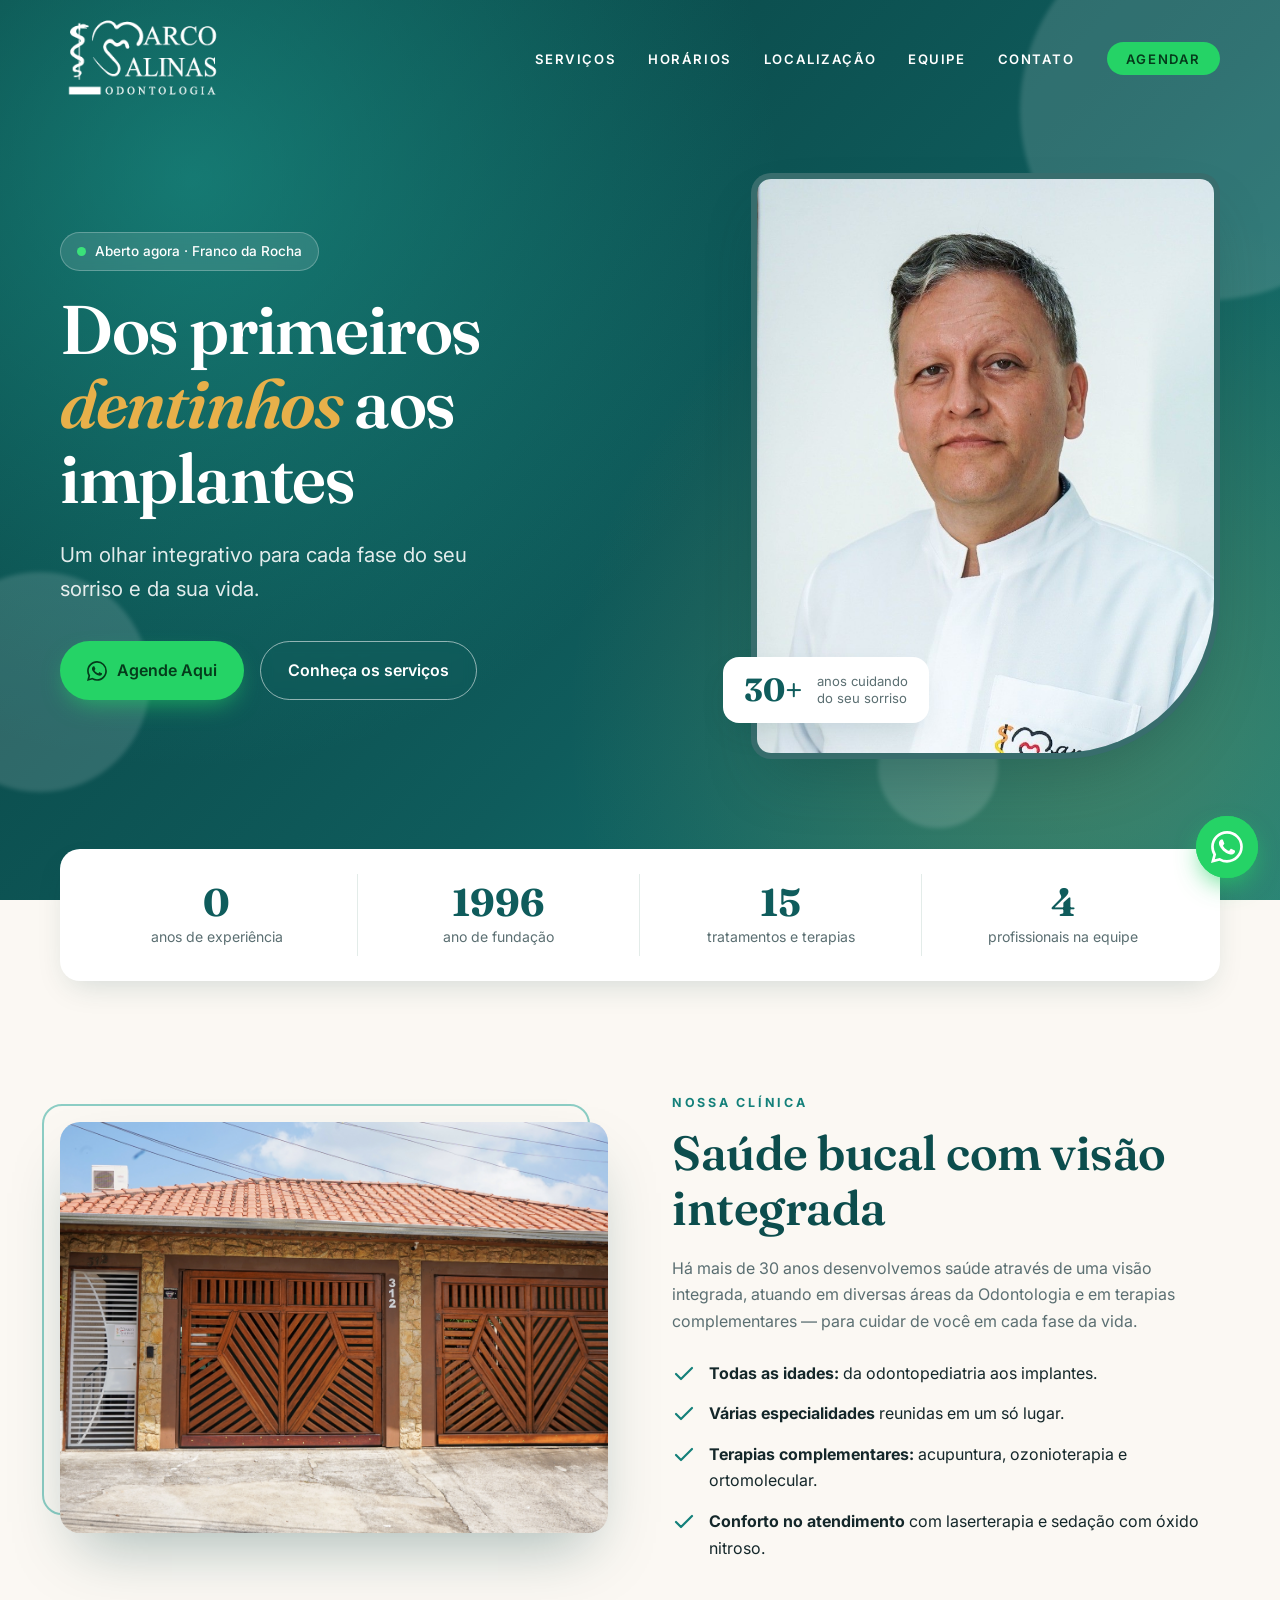
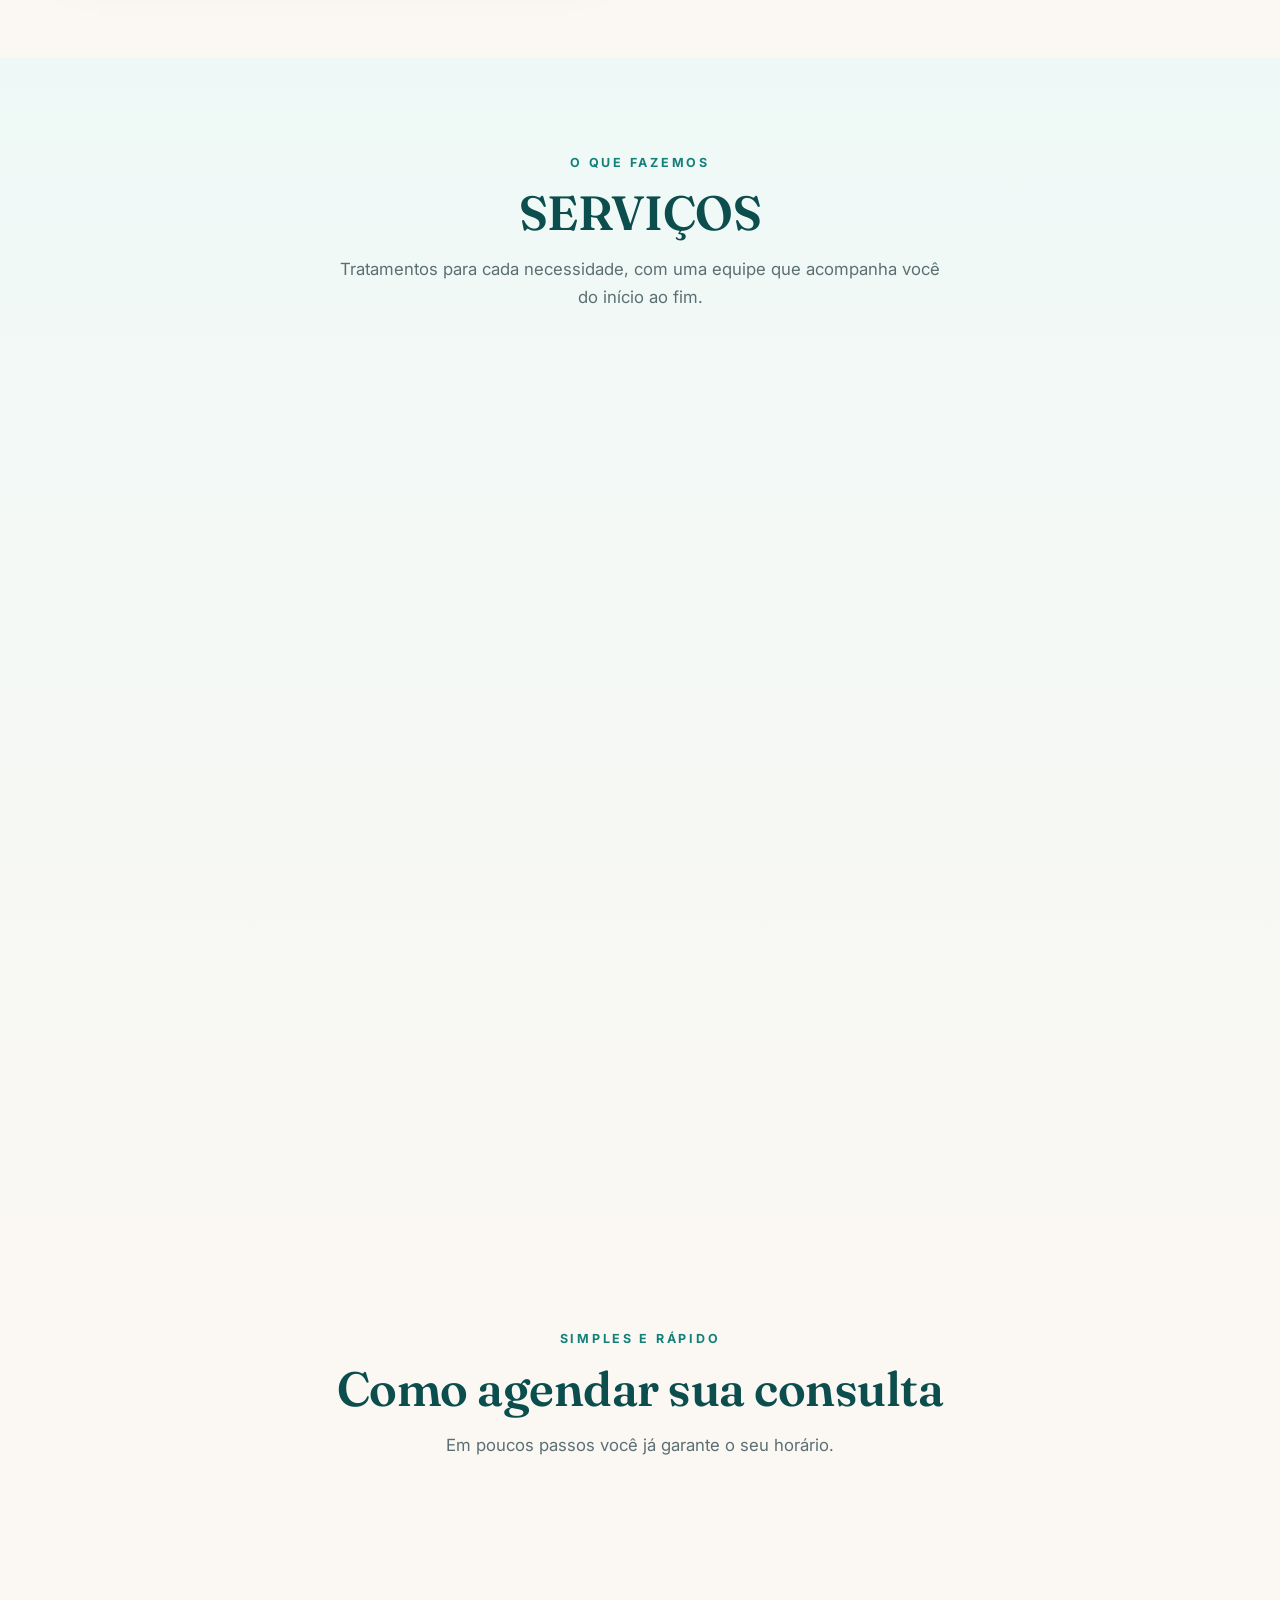
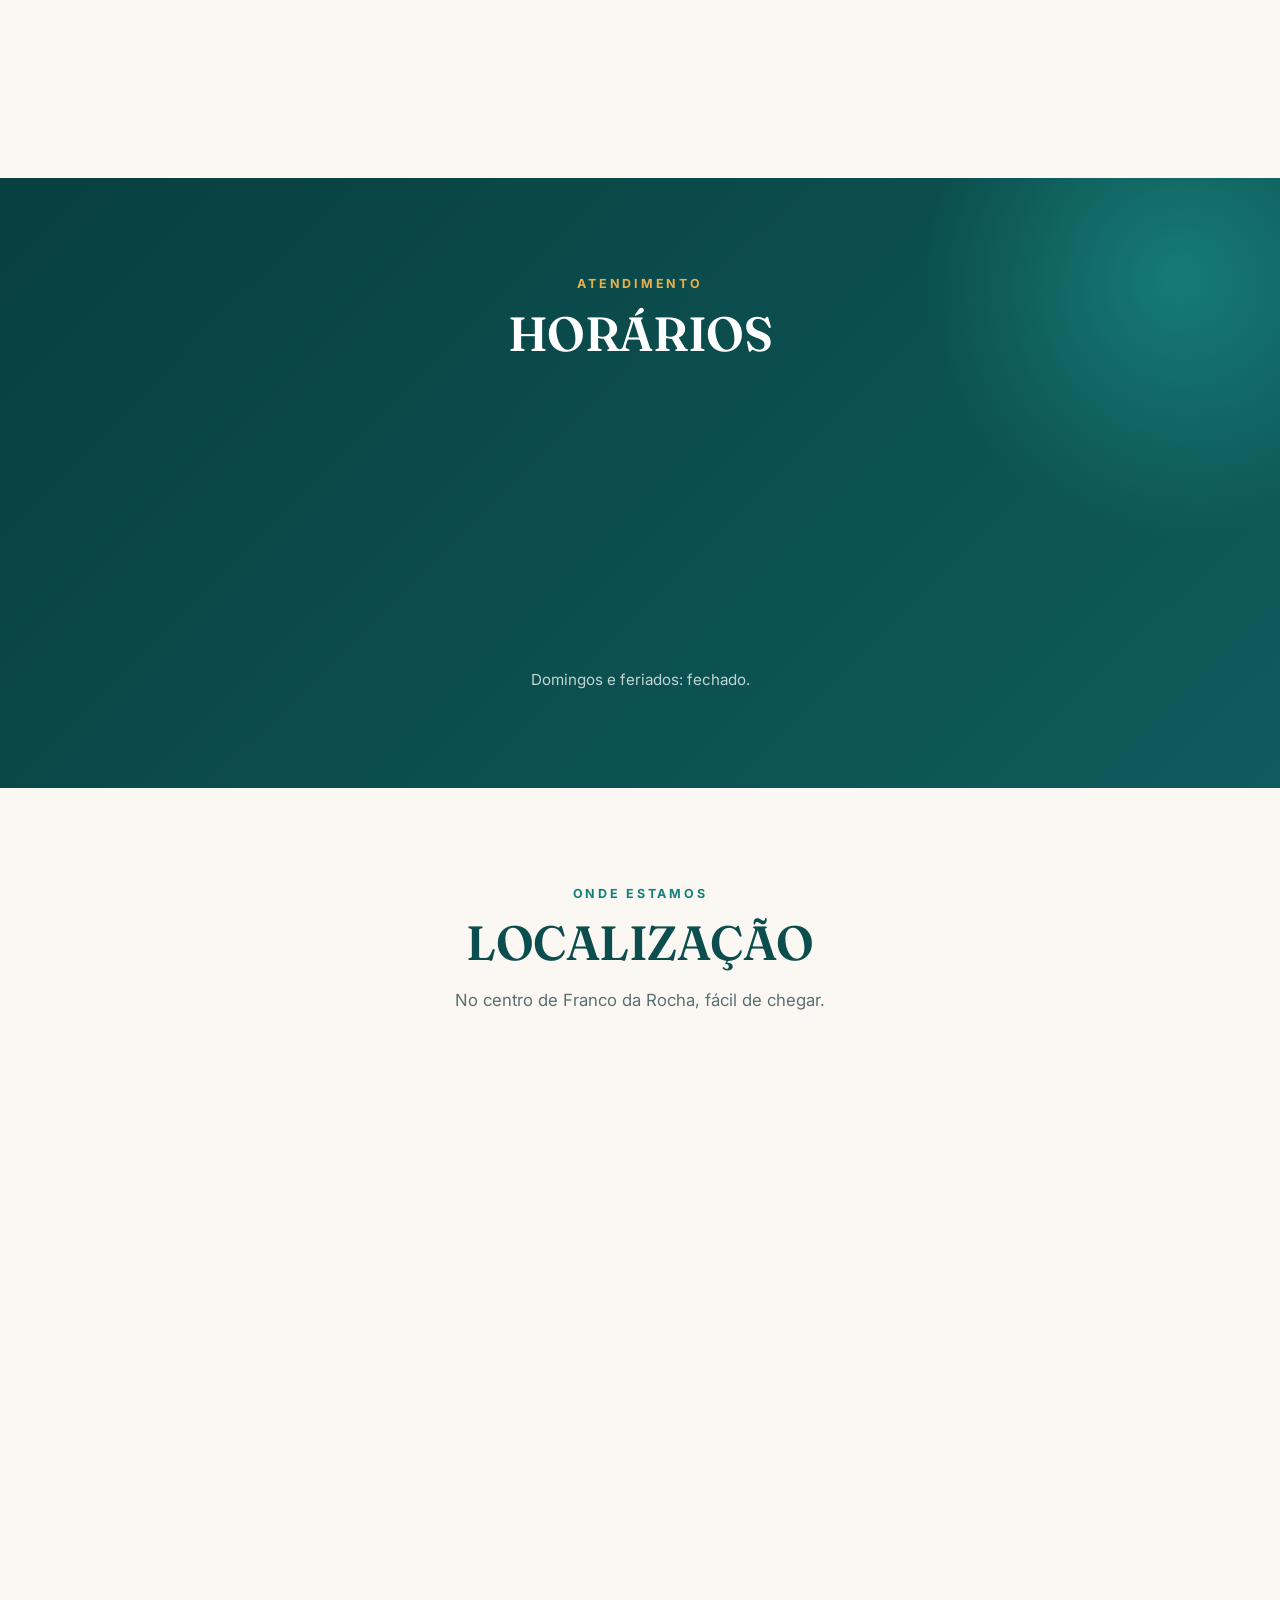
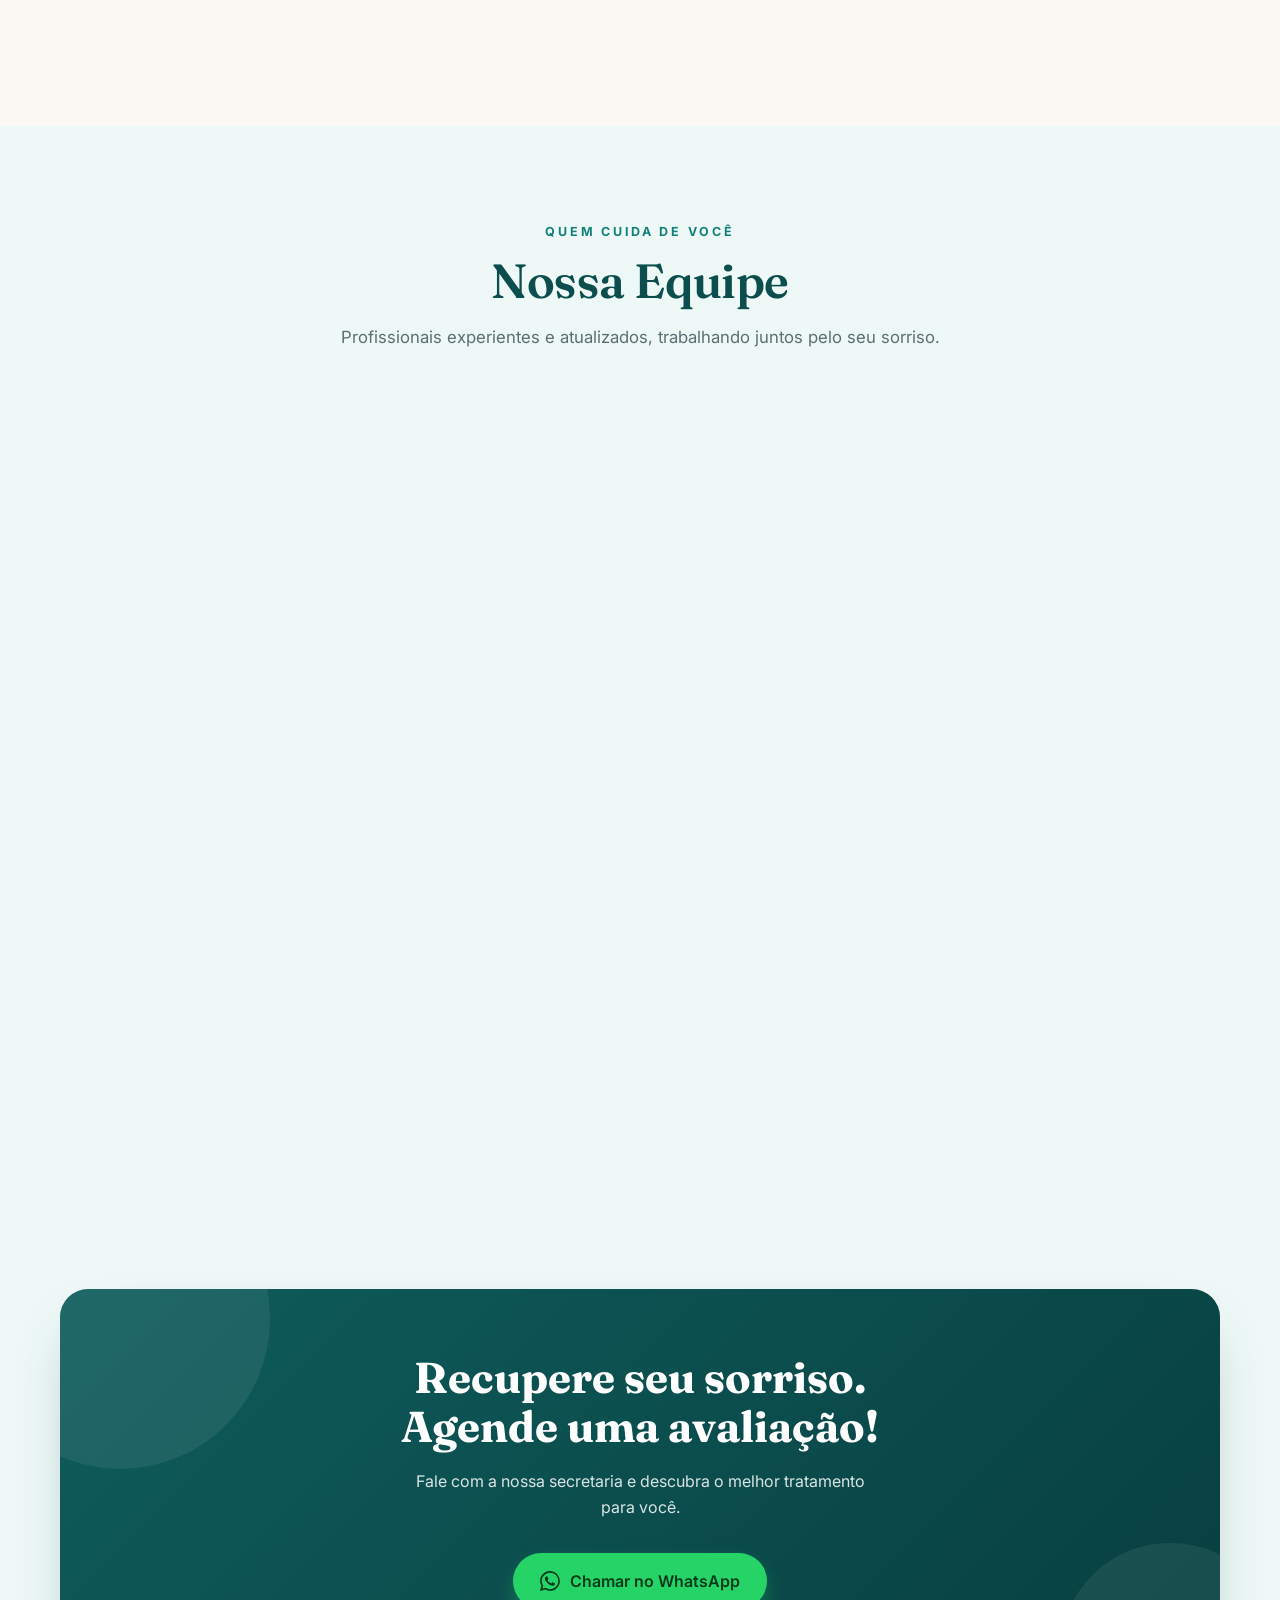
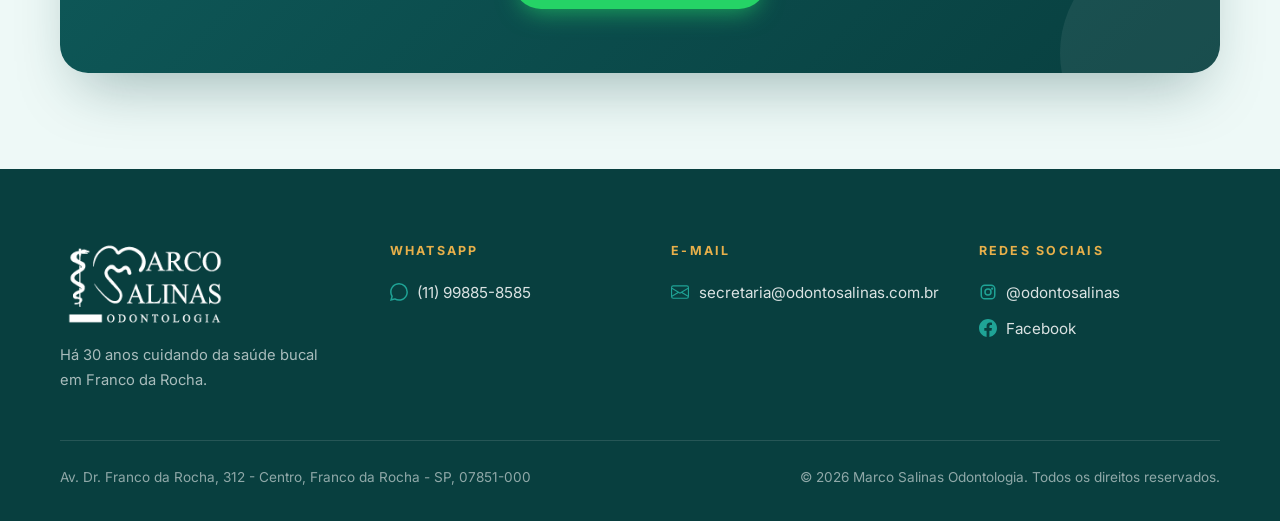
<file: index.html>
<!doctype html>
<html lang="pt-br">
<head>
  <meta charset="UTF-8" />
  <meta name="viewport" content="width=device-width, initial-scale=1.0" />
  <title>Marco Salinas Odontologia</title>
  <meta name="description" content="Marco Salinas Odontologia - Franco da Rocha. Recupere seu sorriso com nossos serviços odontológicos. Agende uma avaliação! Mais de 30 anos de experiência.">
  <meta name="author" content="Marco Salinas Odontologia">
  <meta name="robots" content="index, follow">
  <meta name="language" content="Portuguese">
  <meta name="theme-color" content="#0f5c5c">
  <link rel="canonical" href="https://www.odontosalinas.com.br/">
  <link rel="icon" type="image/png" sizes="96x96" href="assets/img/favicon.png" />

  <meta property="og:locale" content="pt_BR">
  <meta property="og:type" content="website">
  <meta property="og:site_name" content="Marco Salinas Odontologia">
  <meta property="og:title" content="Clínica Marco Salinas | Odontologia em Franco da Rocha">
  <meta property="og:description" content="Há 30 anos cuidando da saúde bucal em Franco da Rocha. Conheça nossos profissionais e tratamentos odontológicos.">
  <meta property="og:url" content="https://www.odontosalinas.com.br/">
  <meta property="og:image" content="https://www.odontosalinas.com.br/assets/img/dr_marco_salinas_1.jpeg">
  <meta property="og:image:alt" content="Dr. Marco Salinas - Clínica Marco Salinas">

  <link rel="stylesheet" href="assets/css/index/index.css">

  <script type="application/ld+json">
  {
    "@context": "https://schema.org",
    "@type": "Dentist",
    "name": "Clínica Marco Salinas",
    "alternateName": "Marco Salinas Odontologia",
    "url": "https://www.odontosalinas.com.br/",
    "logo": "https://www.odontosalinas.com.br/assets/img/favicon.png",
    "image": "https://www.odontosalinas.com.br/assets/img/dr_marco_salinas_1.jpeg",
    "description": "Clínica odontológica fundada em 1996, localizada em Franco da Rocha, São Paulo. Oferece tratamentos odontológicos em diferentes especialidades.",
    "foundingDate": "1996",
    "telephone": "+5511998858585",
    "email": "secretaria@odontosalinas.com.br",
    "address": {
      "@type": "PostalAddress",
      "streetAddress": "Av. Dr. Franco da Rocha, 312",
      "addressLocality": "Franco da Rocha",
      "addressRegion": "SP",
      "postalCode": "07851-000",
      "addressCountry": "BR"
    },
    "openingHoursSpecification": [
      { "@type": "OpeningHoursSpecification", "dayOfWeek": ["Monday","Tuesday","Wednesday","Thursday","Friday"], "opens": "08:00", "closes": "20:00" },
      { "@type": "OpeningHoursSpecification", "dayOfWeek": "Saturday", "opens": "08:00", "closes": "12:00" }
    ],
    "employee": { "@type": "Person", "name": "Marco Antônio Lopez Salinas", "jobTitle": "Cirurgião-dentista", "identifier": "CROSP 52.954" },
    "sameAs": ["https://www.instagram.com/odontosalinas", "https://www.facebook.com/odontosalinas"]
  }
  </script>

  <link rel="preconnect" href="https://fonts.googleapis.com">
  <link rel="preconnect" href="https://fonts.gstatic.com" crossorigin>
  <link href="https://fonts.googleapis.com/css2?family=Fraunces:opsz,wght@9..144,500;9..144,600;9..144,700&family=Inter:wght@400;500;600;700&display=swap" rel="stylesheet">
</head>

<body>
  <!-- ================= HEADER ================= -->
  <header id="topo">
    <nav>
      <a href="#hero" class="logo" aria-label="Início">
        <img src="assets/img/logo_branco_png.webp" alt="Logo da clínica Marco Salinas Odontologia em Franco da Rocha" width="165">
      </a>
      <button class="menu-toggle" aria-label="Abrir menu" aria-expanded="false">
        <span class="bar"></span><span class="bar"></span><span class="bar"></span>
      </button>
      <ul class="nav-links" id="nav-links">
        <li><a href="#servicos">SERVIÇOS</a></li>
        <li><a href="#horarios">HORÁRIOS</a></li>
        <li><a href="#localizacao">LOCALIZAÇÃO</a></li>
        <li><a href="#equipe">EQUIPE</a></li>
        <li><a href="#contato">CONTATO</a></li>
        <li><a class="nav-cta" href="https://wa.me/5511998858585" target="_blank" rel="noopener">AGENDAR</a></li>
      </ul>
    </nav>
  </header>

  <main>
    <!-- ================= HERO ================= -->
    <section id="hero">
      <span class="blob b1"></span><span class="blob b2"></span><span class="blob b3"></span>
      <div class="container hero-grid">
        <div class="hero-text">
          <div class="badge" id="status-badge"><span class="dot-status"></span><span id="status-text">Franco da Rocha · desde 1996</span></div>
          <h1>Dos primeiros <em>dentinhos</em> aos implantes</h1>
          <p class="lead">Um olhar integrativo para cada fase do seu sorriso e da sua vida.</p>
          <div class="hero-actions">
            <a href="https://wa.me/5511998858585" target="_blank" rel="noopener" class="btn btn-wa">
              <svg viewBox="0 0 16 16" fill="currentColor"><path d="M13.601 2.326A7.85 7.85 0 0 0 7.994 0C3.627 0 .068 3.558.064 7.926c0 1.399.366 2.76 1.057 3.965L0 16l4.204-1.102a7.9 7.9 0 0 0 3.79.965h.004c4.368 0 7.926-3.558 7.93-7.93A7.9 7.9 0 0 0 13.6 2.326zM7.994 14.521a6.6 6.6 0 0 1-3.356-.92l-.24-.144-2.494.654.666-2.433-.156-.251a6.56 6.56 0 0 1-1.007-3.505c0-3.626 2.957-6.584 6.591-6.584a6.56 6.56 0 0 1 4.66 1.931 6.56 6.56 0 0 1 1.928 4.66c-.004 3.639-2.961 6.592-6.592 6.592m3.615-4.934c-.197-.099-1.17-.578-1.353-.646-.182-.065-.315-.099-.445.099-.133.197-.513.646-.627.775-.114.133-.232.148-.43.05-.197-.1-.836-.308-1.592-.985-.59-.525-.985-1.175-1.103-1.372-.114-.198-.011-.304.088-.403.087-.088.197-.232.296-.346.1-.114.133-.198.198-.33.065-.134.034-.248-.015-.347-.05-.099-.445-1.076-.612-1.47-.16-.389-.323-.335-.445-.34-.114-.007-.247-.007-.38-.007a.73.73 0 0 0-.529.247c-.182.198-.691.677-.691 1.654s.71 1.916.81 2.049c.098.133 1.394 2.132 3.383 2.992.47.205.84.326 1.129.418.475.152.904.129 1.246.08.38-.058 1.171-.48 1.338-.943.164-.464.164-.86.114-.943-.049-.084-.182-.133-.38-.232"/></svg>
              Agende Aqui
            </a>
            <a href="/tratamentos.html" class="btn btn-ghost">Conheça os serviços</a>
          </div>
        </div>
        <div class="hero-card">
          <div class="hero-photo">
            <img src="assets/img/dr_marco_salinas_1.jpeg" alt="Dr. Marco Salinas, dentista com mais de 30 anos de experiência em Franco da Rocha" fetchpriority="high">
          </div>
          <div class="hero-tag">
            <strong>30+</strong>
            <span>anos cuidando<br>do seu sorriso</span>
          </div>
        </div>
      </div>
    </section>

    <!-- ================= NÚMEROS ================= -->
    <div class="stats">
      <div class="container">
        <div class="stats-grid reveal">
          <div class="stat">
            <strong data-count="0" data-year="1996" data-suffix="">0</strong>
            <span>anos de experiência</span>
          </div>

          <div class="stat">
            <strong>1996</strong>
            <span>ano de fundação</span>
          </div>

          <div class="stat">
            <strong data-count="15">15</strong>
            <span>tratamentos e terapias</span>
          </div>

          <div class="stat">
            <strong data-count="4">4</strong>
            <span>profissionais na equipe</span>
          </div>
        </div>
      </div>
    </div>

    <!-- ================= DIFERENCIAIS ================= -->
    <section id="diferenciais">
      <div class="container about-grid">
        <div class="about-media reveal">
          <img src="assets/img/fachada_clinica.webp" alt="Fachada da clínica Marco Salinas Odontologia localizada no centro de Franco da Rocha" loading="lazy">
        </div>
        <div class="about-text reveal">
          <span class="eyebrow">Nossa clínica</span>
          <h2 class="titulo">Saúde bucal com visão integrada</h2>
          <p>Há mais de 30 anos desenvolvemos saúde através de uma visão integrada, atuando em diversas áreas da Odontologia e em terapias complementares — para cuidar de você em cada fase da vida.</p>
          <ul class="checks">
            <li><svg viewBox="0 0 24 24" fill="none" stroke="currentColor" stroke-width="2.2" stroke-linecap="round" stroke-linejoin="round"><path d="M20 6 9 17l-5-5"/></svg><span><strong>Todas as idades:</strong> da odontopediatria aos implantes.</span></li>
            <li><svg viewBox="0 0 24 24" fill="none" stroke="currentColor" stroke-width="2.2" stroke-linecap="round" stroke-linejoin="round"><path d="M20 6 9 17l-5-5"/></svg><span><strong>Várias especialidades</strong> reunidas em um só lugar.</span></li>
            <li><svg viewBox="0 0 24 24" fill="none" stroke="currentColor" stroke-width="2.2" stroke-linecap="round" stroke-linejoin="round"><path d="M20 6 9 17l-5-5"/></svg><span><strong>Terapias complementares:</strong> acupuntura, ozonioterapia e ortomolecular.</span></li>
            <li><svg viewBox="0 0 24 24" fill="none" stroke="currentColor" stroke-width="2.2" stroke-linecap="round" stroke-linejoin="round"><path d="M20 6 9 17l-5-5"/></svg><span><strong>Conforto no atendimento</strong> com laserterapia e sedação com óxido nitroso.</span></li>
          </ul>
        </div>
      </div>
    </section>

    <!-- ================= SERVIÇOS ================= -->
    <section id="servicos">
      <div class="container">
        <span class="eyebrow">O que fazemos</span>
        <h2 class="titulo">SERVIÇOS</h2>
        <p class="subtitulo">Tratamentos para cada necessidade, com uma equipe que acompanha você do início ao fim.</p>

        <div class="grid-servicos">
          <div class="card-servico reveal">
            <div class="icon-wrap"><svg viewBox="0 0 512 512" role="img" aria-hidden="true"><path d="M464 256A208 208 0 1 0 48 256a208 208 0 1 0 416 0zM0 256a256 256 0 1 1 512 0A256 256 0 1 1 0 256zm130.7 57.9c-4.2 -13.6 7.1 -25.9 21.3 -25.9H364.5c14.2 0 25.5 12.4 21.3 25.9C369 368.4 318.2 408 258.2 408s-110.8 -39.6 -127.5 -94.1zm86.9 -85.1l0 0 0 0 -0.2 -0.2c-0.2 -0.2 -0.4 -0.5 -0.7 -0.9c-0.6 -0.8 -1.6 -2 -2.8 -3.4c-2.5 -2.8 -6 -6.6 -10.2 -10.3c-8.8 -7.8 -18.8 -14 -27.7 -14s-18.9 6.2 -27.7 14c-4.2 3.7 -7.7 7.5 -10.2 10.3c-1.2 1.4 -2.2 2.6 -2.8 3.4c-0.3 0.4 -0.6 0.7 -0.7 0.9l-0.2 0.2 0 0 0 0 0 0c-2.1 2.8 -5.7 3.9 -8.9 2.8s-5.5 -4.1 -5.5 -7.6c0 -17.9 6.7 -35.6 16.6 -48.8c9.8 -13 23.9 -23.2 39.4 -23.2s29.6 10.2 39.4 23.2c9.9 13.2 16.6 30.9 16.6 48.8c0 3.4 -2.2 6.5 -5.5 7.6s-6.9 0 -8.9 -2.8l0 0 0 0zm160 0l0 0 -0.2 -0.2c-0.2 -0.2 -0.4 -0.5 -0.7 -0.9c-0.6 -0.8 -1.6 -2 -2.8 -3.4c-2.5 -2.8 -6 -6.6 -10.2 -10.3c-8.8 -7.8 -18.8 -14 -27.7 -14s-18.9 6.2 -27.7 14c-4.2 3.7 -7.7 7.5 -10.2 10.3c-1.2 1.4 -2.2 2.6 -2.8 3.4c-0.3 0.4 -0.6 0.7 -0.7 0.9l-0.2 0.2 0 0 0 0 0 0c-2.1 2.8 -5.7 3.9 -8.9 2.8s-5.5 -4.1 -5.5 -7.6c0 -17.9 6.7 -35.6 16.6 -48.8c9.8 -13 23.9 -23.2 39.4 -23.2s29.6 10.2 39.4 23.2c9.9 13.2 16.6 30.9 16.6 48.8c0 3.4 -2.2 6.5 -5.5 7.6s-6.9 0 -8.9 -2.8l0 0 0 0z"/></svg></div>
            <h3>Reabilitação e estética</h3>
            <ul><li>Implantes dentários</li><li>Estética dental</li><li>Clareamento dental</li></ul>
          </div>

          <div class="card-servico reveal">
            <div class="icon-wrap"><svg viewBox="0 0 448 512" role="img" aria-hidden="true"><path d="M186.1 52.1C169.3 39.1 148.7 32 127.5 32C74.7 32 32 74.7 32 127.5v6.2c0 15.8 3.7 31.3 10.7 45.5L73 239.6l39.4 220.6 3.5 19.8H136h8 19.9l3.7 -19.5L195.9 312h56.3l28.3 148.5 3.7 19.5H304h8 20.1l3.5 -19.8L375 239.6l30.2 -60.5c7.1 -14.1 10.7 -29.7 10.7 -45.5v-2.1c0 -55 -44.6 -99.6 -99.6 -99.6c-24.1 0 -47.4 8.8 -65.6 24.6l-3.2 2.8 32.1 25 -19.6 25.3 -37 -28.8 -37 -28.8z"/></svg></div>
            <h3>Tratamentos invasivos e estruturais</h3>
            <ul><li>Cirurgia oral</li><li>Endodontia (canal)</li></ul>
          </div>

          <div class="card-servico reveal">
            <div class="icon-wrap"><svg viewBox="0 0 640 512" role="img" aria-hidden="true"><path d="M80 104c0-22.1-17.9-40-40-40S0 81.9 0 104v56 64V325.5c0 25.5 10.1 49.9 28.1 67.9L128 493.3c12 12 28.3 18.7 45.3 18.7H240c26.5 0 48-21.5 48-48V385.1c0-29.7-11.8-58.2-32.8-79.2l-25.3-25.3 0 0-15.2-15.2-32-32c-12.5-12.5-32.8-12.5-45.3 0s-12.5 32.8 0 45.3l32 32 15.2 15.2c11 11 9.2 29.2-3.7 37.8c-9.7 6.5-22.7 5.2-31-3.1L98.7 309.5c-12-12-18.7-28.3-18.7-45.3V224 144 104zm480 0v40 80 40.2c0 17-6.7 33.3-18.7 45.3l-51.1 51.1c-8.3 8.3-21.3 9.6-31 3.1c-12.9-8.6-14.7-26.9-3.7-37.8l15.2-15.2 32-32c12.5-12.5 12.5-32.8 0-45.3s-32.8-12.5-45.3 0l-32 32-15.2 15.2 0 0-25.3 25.3c-21 21-32.8 49.5-32.8 79.2V464c0 26.5 21.5 48 48 48h66.7c17 0 33.3-6.7 45.3-18.7l99.9-99.9c18-18 28.1-42.4 28.1-67.9V224 160 104c0-22.1-17.9-40-40-40s-40 17.9-40 40zM280 40a40 40 0 1 1 80 0 40 40 0 1 1 -80 0zM384.5 181l-19.8-16.7L375.8 253c1.6 13.2-7.7 25.1-20.8 26.8s-25.1-7.7-26.8-20.8l-4.4-35h-7.6l-4.4 35c-1.6 13.2-13.6 22.5-26.8 20.8s-22.5-13.6-20.8-26.8l11.1-88.8L255.5 181c-10.1 8.6-25.3 7.3-33.8-2.8s-7.3-25.3 2.8-33.8L266 109.2c10.1-8.5 22.9-13.2 36.2-13.2h35.6c13.2 0 26 4.7 36.2 13.2l41.5 35.1c10.1 8.6 11.4 23.7 2.8 33.8s-23.7 11.4-33.8 2.8z"/></svg></div>
            <h3>Gengiva, alinhamento e crescimento</h3>
            <ul><li>Periodontia (gengiva)</li><li>Ortodontia (aparelhos)</li><li>Odontopediatria</li></ul>
          </div>

          <div class="card-servico reveal">
            <div class="icon-wrap"><svg viewBox="0 0 512 512" role="img" aria-hidden="true"><path d="M48 256C48 141.1 141.1 48 256 48c30.7 0 59.9 6.7 86.1 18.6l19.9 -43.7C329.6 8.2 293.7 0 256 0C114.6 0 0 114.6 0 256S114.6 512 256 512s256 -114.6 256 -256c0 -37.7 -8.2 -73.6 -22.9 -105.9l-43.7 19.9C457.3 196.1 464 225.3 464 256c0 114.9 -93.1 208 -208 208S48 370.9 48 256zM256 424a40 40 0 1 0 0 -80 40 40 0 1 0 0 80zM391.5 237.7c-20 27.1 -59.8 27.1 -79.8 0l-32.2 23.8c36 48.7 108.2 48.7 144.2 0l-32.2 -23.8zm-271.8 0L87.5 261.5c36 48.7 108.2 48.7 144.2 0l-32.2 -23.8c-20 27.1 -59.8 27.1 -79.8 0zM288 96v32h16 26.7l-36.3 27.2L288 160v8 8 16h16 64 16V160H368 341.3l36.3 -27.2L384 128v-8 -8V96H368 304 288zM432 0H416V32h16 26.7L422.4 59.2 416 64v8 8V96h16 64 16V64H496 469.3l36.3 -27.2L512 32V24 16 0H496 432z"/></svg></div>
            <h3>Funções orais e distúrbios</h3>
            <ul><li>Dor orofacial</li><li>Tratamento para ronco e apneia</li></ul>
          </div>

          <div class="card-servico reveal">
            <div class="icon-wrap"><svg viewBox="0 0 512 512" role="img" aria-hidden="true"><path d="M505.7 40.2c8.7-9.5 8.3-24.1-.7-33.2s-23.7-9.4-33.2-.7L207.1 248.5l56.4 56.4L505.7 40.2zM172.7 236.7c-6.1 6.1-6.2 15.8-.5 22.1l81 81c6.3 5.8 16 5.6 22.1-.5c6.2-6.2 6.2-16.4 0-22.6l-80-80c-6.2-6.2-16.4-6.2-22.6 0zm-11.3 33.9l-23.7 23.7 80 80 23.7-23.7-80-80zm45 115l-80-80-20.7 20.7 80 80 20.7-20.7zM181.7 425L87 330.3l-2.3 2.3L10.3 407C3.7 413.7 0 422.6 0 432s3.7 18.3 10.3 25L55 501.7c6.6 6.6 15.6 10.3 25 10.3s18.3-3.7 25-10.3l74.3-74.3 2.3-2.3z"/></svg></div>
            <h3>Tecnologias e suporte clínico</h3>
            <ul><li>Laserterapia</li><li>Sedação com óxido nitroso</li></ul>
          </div>

          <div class="card-servico reveal">
            <div class="icon-wrap"><svg viewBox="0 0 512 512" role="img" aria-hidden="true"><path d="M32 32c17.7 0 32 14.3 32 32V400c0 8.8 7.2 16 16 16H480c17.7 0 32 14.3 32 32s-14.3 32-32 32H80c-44.2 0-80-35.8-80-80V64C0 46.3 14.3 32 32 32zM384 192a64 64 0 1 0 0-128 64 64 0 1 0 0 128zm-96-16a48 48 0 1 0 -96 0 48 48 0 1 0 96 0zm64 176a64 64 0 1 0 0-128 64 64 0 1 0 0 128zm-176 0a48 48 0 1 0 0-96 48 48 0 1 0 0 96z"/></svg></div>
            <h3>Terapias complementares</h3>
            <ul><li>Acupuntura</li><li>Ozonioterapia</li><li>Terapia ortomolecular</li></ul>
          </div>
        </div>

        <div class="servicos-cta reveal">
          <a href="/tratamentos.html" rel="noopener" class="btn btn-dark">Saiba Mais</a>
        </div>
      </div>
    </section>

    <!-- ================= COMO AGENDAR ================= -->
    <section id="agendar">
      <div class="container">
        <span class="eyebrow">Simples e rápido</span>
        <h2 class="titulo">Como agendar sua consulta</h2>
        <p class="subtitulo">Em poucos passos você já garante o seu horário.</p>
        <div class="steps">
          <div class="step reveal"><h3>Fale com a gente</h3><p>Chame no WhatsApp ou envie um e-mail para a secretaria.</p></div>
          <div class="step reveal"><h3>Escolha o horário</h3><p>Combinamos o melhor dia e período para você.</p></div>
          <div class="step reveal"><h3>Venha nos visitar</h3><p>Receba uma avaliação completa na Av. Dr. Franco da Rocha, 312.</p></div>
        </div>
      </div>
    </section>

    <!-- ================= HORÁRIOS ================= -->
    <section id="horarios">
      <div class="container">
        <span class="eyebrow">Atendimento</span>
        <h2 class="titulo">HORÁRIOS</h2>

        <div class="card-horarios">
          <div class="coluna-horario reveal" id="col-semana">
            <div class="cabecalho-horario">
              <svg viewBox="0 0 24 24" fill="none" stroke="currentColor" stroke-width="1.6" stroke-linecap="round" stroke-linejoin="round"><circle cx="12" cy="12" r="10"/><polyline points="12 6 12 12 15 15"/></svg>
              <h3>SEGUNDA A SEXTA</h3><span class="today-tag">HOJE</span>
            </div>
            <div class="linha-horario">08:00 &#8208; 12:00</div>
            <div class="linha-horario">14:00 &#8208; 19:00</div>
          </div>

          <div class="coluna-horario reveal" id="col-sabado">
            <div class="cabecalho-horario">
              <svg viewBox="0 0 24 24" fill="none" stroke="currentColor" stroke-width="1.6" stroke-linecap="round" stroke-linejoin="round"><circle cx="12" cy="12" r="10"/><polyline points="12 6 12 12 15 15"/></svg>
              <h3>SÁBADO</h3><span class="today-tag">HOJE</span>
            </div>
            <div class="linha-horario">08:00 &#8208; 12:00</div>
            <div class="linha-horario vazia">Tarde: fechado</div>
          </div>
        </div>
        <p class="horarios-note">Domingos e feriados: fechado.</p>
      </div>
    </section>

    <!-- ================= LOCALIZAÇÃO ================= -->
    <section id="localizacao">
      <div class="container">
        <span class="eyebrow">Onde estamos</span>
        <h2 class="titulo">LOCALIZAÇÃO</h2>
        <p class="subtitulo">No centro de Franco da Rocha, fácil de chegar.</p>

        <div class="loc-grid">
          <div class="map-box reveal">
            <iframe
              src="https://www.google.com/maps/embed?pb=!1m18!1m12!1m3!1d3663.6260722080146!2d-46.72597228830667!3d-23.329322053022203!2m3!1f0!2f0!3f0!3m2!1i1024!2i768!4f13.1!3m3!1m2!1s0x94cee43f23cbb299%3A0x196dfcf4486a04c1!2sMarco%20Salinas%20Odontologia!5e0!3m2!1spt-BR!2sbr!4v1776551404346!5m2!1spt-BR!2sbr"
              title="Mapa com a localização da Marco Salinas Odontologia"
              allowfullscreen="" loading="lazy" referrerpolicy="no-referrer-when-downgrade"></iframe>
          </div>
          <div class="facade-box reveal">
            <img src="assets/img/fachada_clinica.webp" alt="Fachada da clínica Marco Salinas Odontologia localizada no centro de Franco da Rocha" loading="lazy">
          </div>
        </div>

        <div class="addr reveal">
          <div><svg viewBox="0 0 24 24" fill="none" stroke="currentColor" stroke-width="2" stroke-linecap="round" stroke-linejoin="round"><path d="M20 10c0 6-8 12-8 12S4 16 4 10a8 8 0 0 1 16 0z"/><circle cx="12" cy="10" r="3"/></svg>Av. Dr. Franco da Rocha, 312 &#8208; Centro, Franco da Rocha &#8208; SP, 07851-000</div>
        </div>
        <div class="loc-actions reveal">
          <a class="btn btn-dark" target="_blank" rel="noopener" href="https://www.google.com/maps/search/?api=1&query=Marco+Salinas+Odontologia+Franco+da+Rocha">Abrir no Google Maps</a>
        </div>
      </div>
    </section>

    <!-- ================= EQUIPE ================= -->
    <section id="equipe">
      <div class="container">
        <span class="eyebrow">Quem cuida de você</span>
        <h2 class="titulo">Nossa Equipe</h2>
        <p class="subtitulo">Profissionais experientes e atualizados, trabalhando juntos pelo seu sorriso.</p>

        <div class="team-grid">
          <article class="team-card reveal">
            <div class="photo"><img src="assets/img/dr_marco_salinas_1.jpeg" alt="Dr. Marco Salinas, dentista com mais de 30 anos de experiência em Franco da Rocha" loading="lazy"><span class="initials">MS</span></div>
            <div class="team-body">
              <h3>Dr. Marco Antônio Lopez Salinas</h3>
              <p class="cargo">Fundador, Cirurgião Dentista e Diretor Clínico</p>
              <p class="intro">Desenvolvendo saúde através de uma visão integrada há mais de 30 anos, atuando em diversas áreas da Odontologia e terapias complementares, como Acupuntura e Ortomolecular voltada à Odontologia.</p>
              <ul>
                <li>Graduado em Odontologia &#8208; Universidade São Francisco</li>
                <li>Especialista em Acupuntura &#8208; Faculdade de Medicina de Jundiaí</li>
                <li><span class="croprefix">CROSP:</span> 52.954</li>
              </ul>
            </div>
          </article>

          <article class="team-card reveal">
            <div class="photo"><img src="assets/img/dr_simone_oliveira_1.webp" alt="Dra. Simone Oliveira de Macedo, cirurgiã dentista" loading="lazy"><span class="initials">SM</span></div>
            <div class="team-body">
              <h3>Dra. Simone Oliveira de Macedo</h3>
              <p class="cargo">Cirurgiã Dentista</p>
            </div>
          </article>

          <article class="team-card reveal">
            <div class="photo"><img src="assets/img/dr_rosania_ramos_1.jpg" alt="Dra. Rosania Ramos Pereira, cirurgiã dentista" loading="lazy"><span class="initials">RR</span></div>
            <div class="team-body">
              <h3>Dra. Rosania Ramos Pereira</h3>
              <p class="cargo">Cirurgiã Dentista</p>
              <ul>
                <li>Graduação em Odontologia &#8208; PUC Minas</li>
                <li>Aperfeiçoamento em Prótese &#8208; UFMG</li>
                <li>Especialização em Implantodontia &#8208; USP</li>
                <li>Aperfeiçoamento em Laminados Cerâmicos &#8208; USP</li>
                <li><span class="croprefix">CROSP:</span> 151946</li>
              </ul>
            </div>
          </article>

          <article class="team-card reveal">
            <div class="photo"><img src="assets/img/dr_ane_caroline_1.jpeg" alt="Dra. Ane Caroline Aparecida da Silva Santana, especialista em Endodontia" loading="lazy"><span class="initials">AC</span></div>
            <div class="team-body">
              <h3>Dra. Ane Caroline Aparecida da Silva Santana</h3>
              <p class="cargo">Cirurgiã Dentista e Especialista em Endodontia</p>
              <ul>
                <li>Graduada em Odontologia &#8208; UNINOVE</li>
                <li>Especialista em Endodontia &#8208; São Leopoldo Mandic</li>
                <li>Atua em tratamentos endodônticos</li>
                <li><span class="croprefix">CROSP:</span> 139919</li>
              </ul>
            </div>
          </article>
        </div>
      </div>
    </section>

    <!-- ================= CTA FINAL ================= -->
    <div class="cta-final">
      <div class="container">
        <div class="cta-box reveal">
          <h2>Recupere seu sorriso.<br>Agende uma avaliação!</h2>
          <p>Fale com a nossa secretaria e descubra o melhor tratamento para você.</p>
          <a href="https://wa.me/5511998858585" target="_blank" rel="noopener" class="btn btn-wa">
            <svg viewBox="0 0 16 16" fill="currentColor"><path d="M13.601 2.326A7.85 7.85 0 0 0 7.994 0C3.627 0 .068 3.558.064 7.926c0 1.399.366 2.76 1.057 3.965L0 16l4.204-1.102a7.9 7.9 0 0 0 3.79.965h.004c4.368 0 7.926-3.558 7.93-7.93A7.9 7.9 0 0 0 13.6 2.326zM7.994 14.521a6.6 6.6 0 0 1-3.356-.92l-.24-.144-2.494.654.666-2.433-.156-.251a6.56 6.56 0 0 1-1.007-3.505c0-3.626 2.957-6.584 6.591-6.584a6.56 6.56 0 0 1 4.66 1.931 6.56 6.56 0 0 1 1.928 4.66c-.004 3.639-2.961 6.592-6.592 6.592m3.615-4.934c-.197-.099-1.17-.578-1.353-.646-.182-.065-.315-.099-.445.099-.133.197-.513.646-.627.775-.114.133-.232.148-.43.05-.197-.1-.836-.308-1.592-.985-.59-.525-.985-1.175-1.103-1.372-.114-.198-.011-.304.088-.403.087-.088.197-.232.296-.346.1-.114.133-.198.198-.33.065-.134.034-.248-.015-.347-.05-.099-.445-1.076-.612-1.47-.16-.389-.323-.335-.445-.34-.114-.007-.247-.007-.38-.007a.73.73 0 0 0-.529.247c-.182.198-.691.677-.691 1.654s.71 1.916.81 2.049c.098.133 1.394 2.132 3.383 2.992.47.205.84.326 1.129.418.475.152.904.129 1.246.08.38-.058 1.171-.48 1.338-.943.164-.464.164-.86.114-.943-.049-.084-.182-.133-.38-.232"/></svg>
            Chamar no WhatsApp
          </a>
        </div>
      </div>
    </div>
  </main>

  <!-- ================= RODAPÉ ================= -->
  <footer>
    <div class="container">
      <div class="foot-grid" id="contato">
        <div class="foot-brand">
          <img src="assets/img/logo_branco_png.webp" alt="Logo Marco Salinas Odontologia" loading="lazy">
          <p>Há 30 anos cuidando da saúde bucal em Franco da Rocha.</p>
        </div>
        <div class="foot-col">
          <h4>WhatsApp</h4>
          <a href="https://wa.me/5511998858585" target="_blank" rel="noopener"><svg viewBox="0 0 16 16" fill="currentColor"><path d="M13.601 2.326A7.85 7.85 0 0 0 7.994 0C3.627 0 .068 3.558.064 7.926c0 1.399.366 2.76 1.057 3.965L0 16l4.204-1.102a7.9 7.9 0 0 0 3.79.965h.004c4.368 0 7.926-3.558 7.93-7.93A7.9 7.9 0 0 0 13.6 2.326zM7.994 14.521a6.6 6.6 0 0 1-3.356-.92l-.24-.144-2.494.654.666-2.433-.156-.251a6.56 6.56 0 0 1-1.007-3.505c0-3.626 2.957-6.584 6.591-6.584a6.56 6.56 0 0 1 4.66 1.931 6.56 6.56 0 0 1 1.928 4.66c-.004 3.639-2.961 6.592-6.592 6.592"/></svg>(11) 99885-8585</a>
        </div>
        <div class="foot-col">
          <h4>E-mail</h4>
          <a href="mailto:secretaria@odontosalinas.com.br"><svg viewBox="0 0 16 16" fill="currentColor"><path d="M0 4a2 2 0 0 1 2-2h12a2 2 0 0 1 2 2v8a2 2 0 0 1-2 2H2a2 2 0 0 1-2-2zm2-1a1 1 0 0 0-1 1v.217l7 4.2 7-4.2V4a1 1 0 0 0-1-1zm13 2.383-4.708 2.825L15 11.105zm-.034 6.876-5.64-3.471L8 9.583l-1.326-.795-5.64 3.47A1 1 0 0 0 2 13h12a1 1 0 0 0 .966-.741M1 11.105l4.708-2.897L1 5.383z"/></svg>secretaria@odontosalinas.com.br</a>
        </div>
        <div class="foot-col">
          <h4>Redes sociais</h4>
          <a href="https://www.instagram.com/odontosalinas/"
   target="_blank"
   rel="noopener noreferrer"
   aria-label="Instagram do Marco Salinas">

    <svg xmlns="http://www.w3.org/2000/svg"
         width="18"
         height="18"
         viewBox="0 0 24 24"
         fill="currentColor"
         aria-hidden="true">
        <path d="M7.8 2h8.4A5.8 5.8 0 0 1 22 7.8v8.4a5.8 5.8 0 0 1-5.8 5.8H7.8A5.8 5.8 0 0 1 2 16.2V7.8A5.8 5.8 0 0 1 7.8 2zm0 2A3.8 3.8 0 0 0 4 7.8v8.4A3.8 3.8 0 0 0 7.8 20h8.4a3.8 3.8 0 0 0 3.8-3.8V7.8A3.8 3.8 0 0 0 16.2 4H7.8zM12 7a5 5 0 1 1 0 10 5 5 0 0 1 0-10zm0 2a3 3 0 1 0 0 6 3 3 0 0 0 0-6zm5.5-3a1.5 1.5 0 1 1 0 3 1.5 1.5 0 0 1 0-3z"/>
    </svg>

    @odontosalinas
</a>
          <a href="https://www.facebook.com/odontosalinas" target="_blank" rel="noopener"><svg viewBox="0 0 16 16" fill="currentColor"><path d="M16 8.049c0-4.446-3.582-8.05-8-8.05C3.58 0-.002 3.603-.002 8.05c0 4.017 2.926 7.347 6.75 7.951v-5.625h-2.03V8.05H6.75V6.275c0-2.017 1.195-3.131 3.022-3.131.876 0 1.791.157 1.791.157v1.98h-1.009c-.993 0-1.303.621-1.303 1.258v1.51h2.218l-.354 2.326H9.25V16c3.824-.604 6.75-3.934 6.75-7.951"/></svg>Facebook</a>
        </div>
      </div>

      <div class="foot-bottom">
        <span>Av. Dr. Franco da Rocha, 312 - Centro, Franco da Rocha - SP, 07851-000</span>
        <span>&copy; 2026 Marco Salinas Odontologia. Todos os direitos reservados.</span>
      </div>
    </div>
  </footer>

  <!-- ================= FLUTUANTES ================= -->
  <a id="whatsapp" href="https://wa.me/5511998858585" target="_blank" rel="noopener" aria-label="Falar no WhatsApp">
    <svg viewBox="0 0 16 16" fill="currentColor"><path d="M13.601 2.326A7.85 7.85 0 0 0 7.994 0C3.627 0 .068 3.558.064 7.926c0 1.399.366 2.76 1.057 3.965L0 16l4.204-1.102a7.9 7.9 0 0 0 3.79.965h.004c4.368 0 7.926-3.558 7.93-7.93A7.9 7.9 0 0 0 13.6 2.326zM7.994 14.521a6.6 6.6 0 0 1-3.356-.92l-.24-.144-2.494.654.666-2.433-.156-.251a6.56 6.56 0 0 1-1.007-3.505c0-3.626 2.957-6.584 6.591-6.584a6.56 6.56 0 0 1 4.66 1.931 6.56 6.56 0 0 1 1.928 4.66c-.004 3.639-2.961 6.592-6.592 6.592m3.615-4.934c-.197-.099-1.17-.578-1.353-.646-.182-.065-.315-.099-.445.099-.133.197-.513.646-.627.775-.114.133-.232.148-.43.05-.197-.1-.836-.308-1.592-.985-.59-.525-.985-1.175-1.103-1.372-.114-.198-.011-.304.088-.403.087-.088.197-.232.296-.346.1-.114.133-.198.198-.33.065-.134.034-.248-.015-.347-.05-.099-.445-1.076-.612-1.47-.16-.389-.323-.335-.445-.34-.114-.007-.247-.007-.38-.007a.73.73 0 0 0-.529.247c-.182.198-.691.677-.691 1.654s.71 1.916.81 2.049c.098.133 1.394 2.132 3.383 2.992.47.205.84.326 1.129.418.475.152.904.129 1.246.08.38-.058 1.171-.48 1.338-.943.164-.464.164-.86.114-.943-.049-.084-.182-.133-.38-.232"/></svg>
  </a>
  <button id="btn-scroll-top" aria-label="Voltar ao topo"><svg viewBox="0 0 24 24" fill="none" stroke="currentColor" stroke-width="2.4" stroke-linecap="round" stroke-linejoin="round"><path d="m18 15-6-6-6 6"/></svg></button>
</body>
<script src="assets/js/index.js"></script>
</html>
</file>
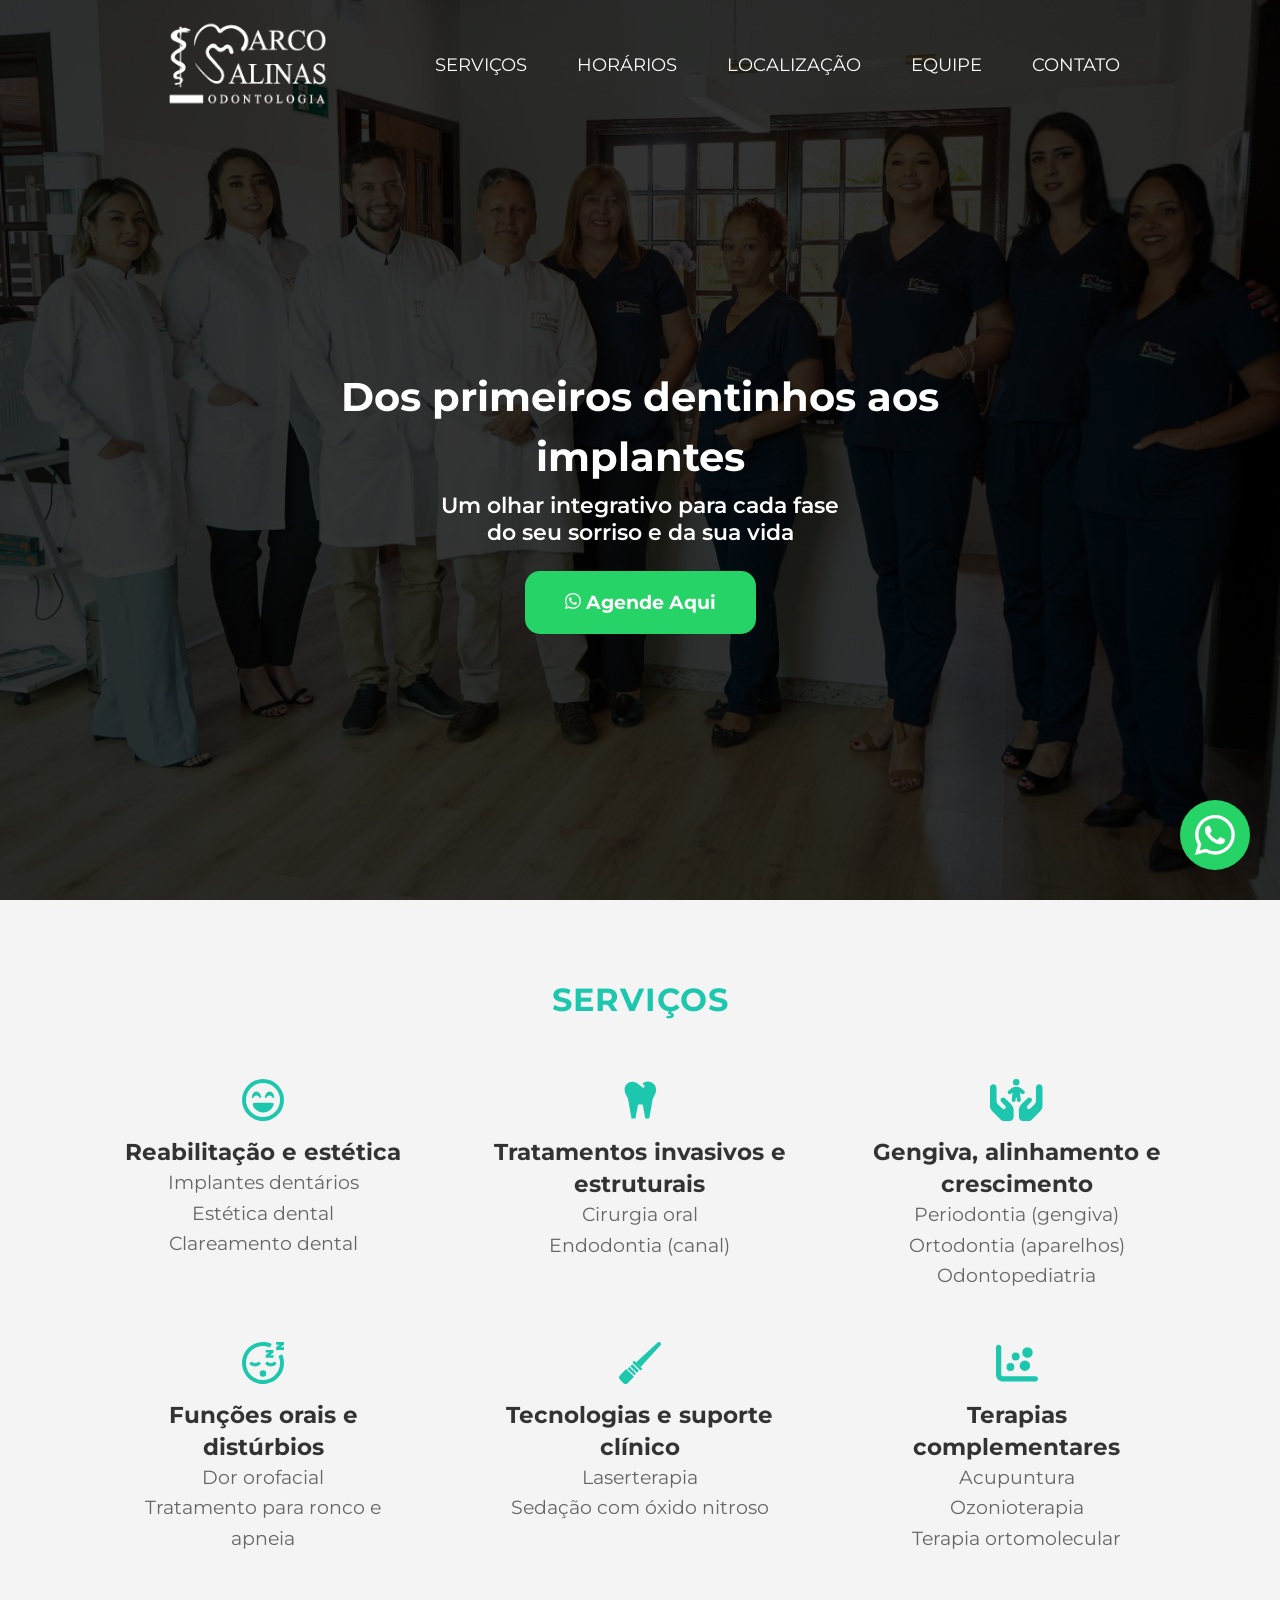
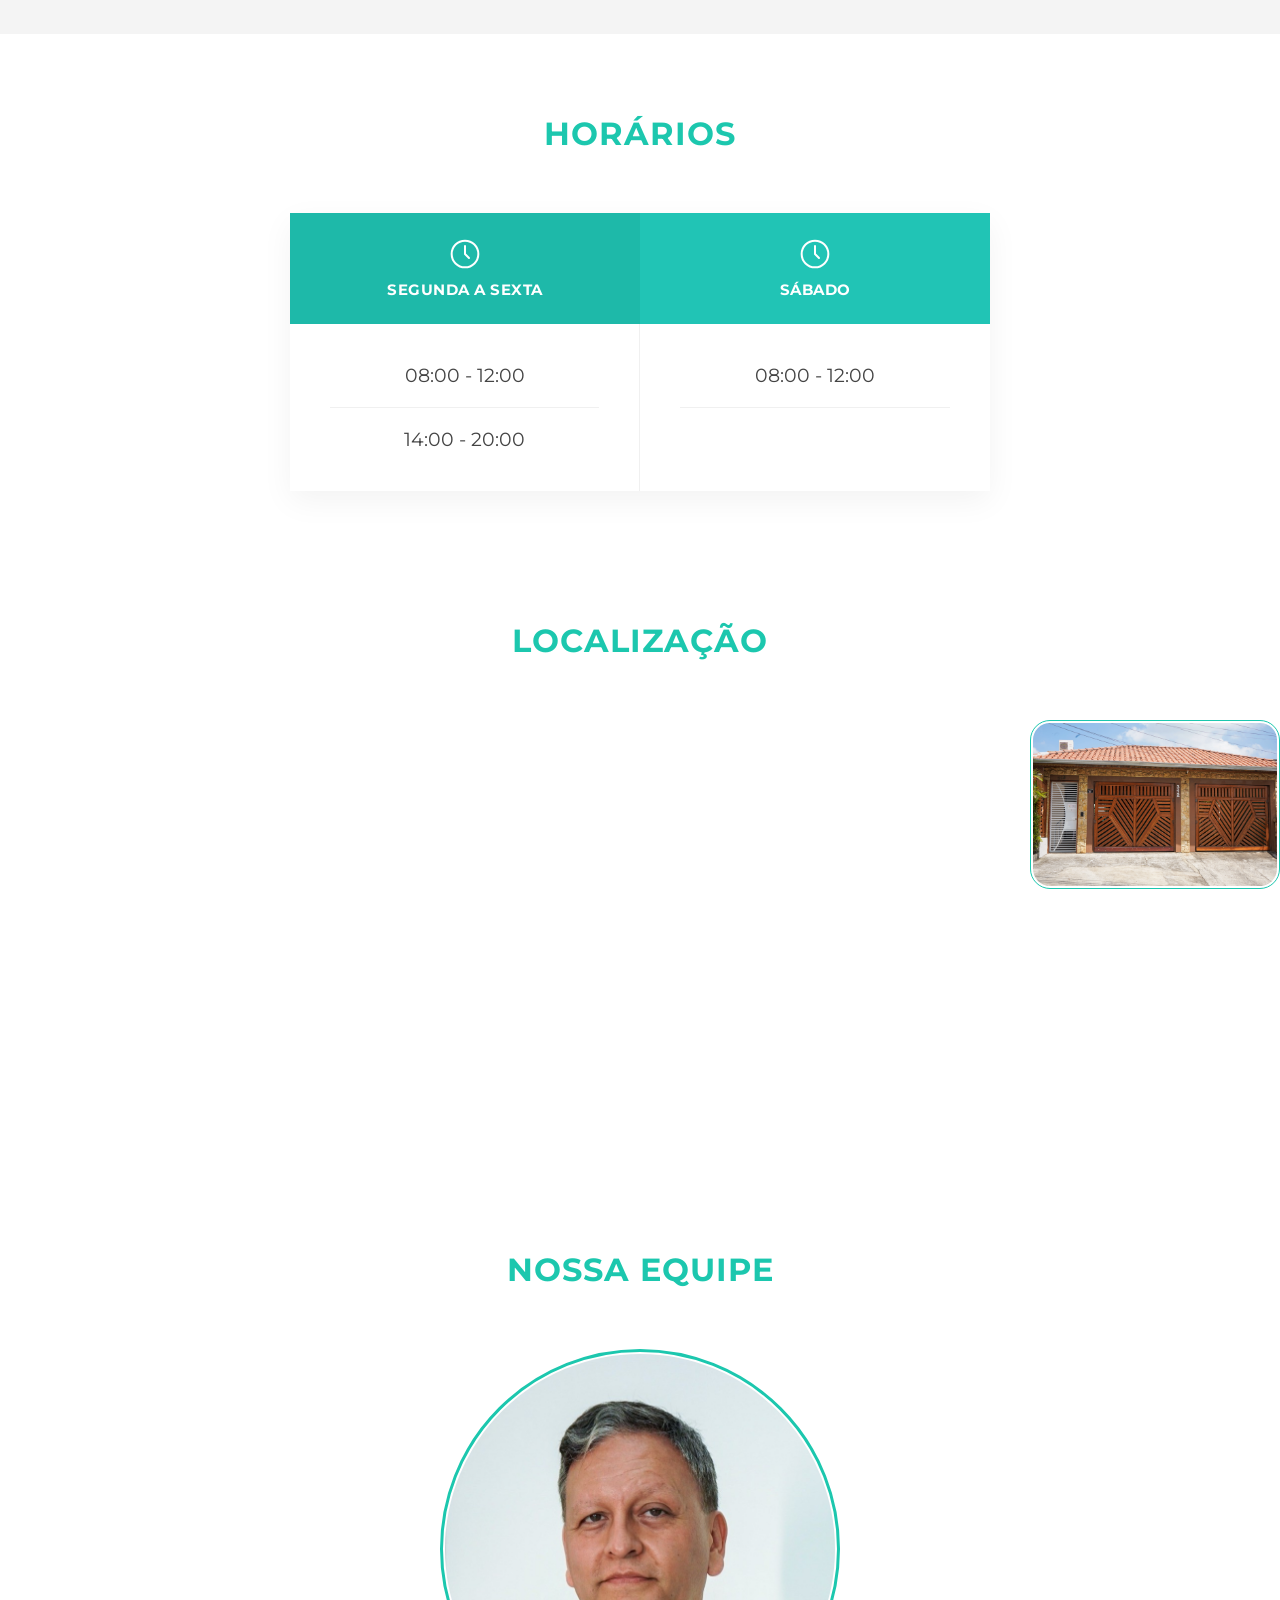
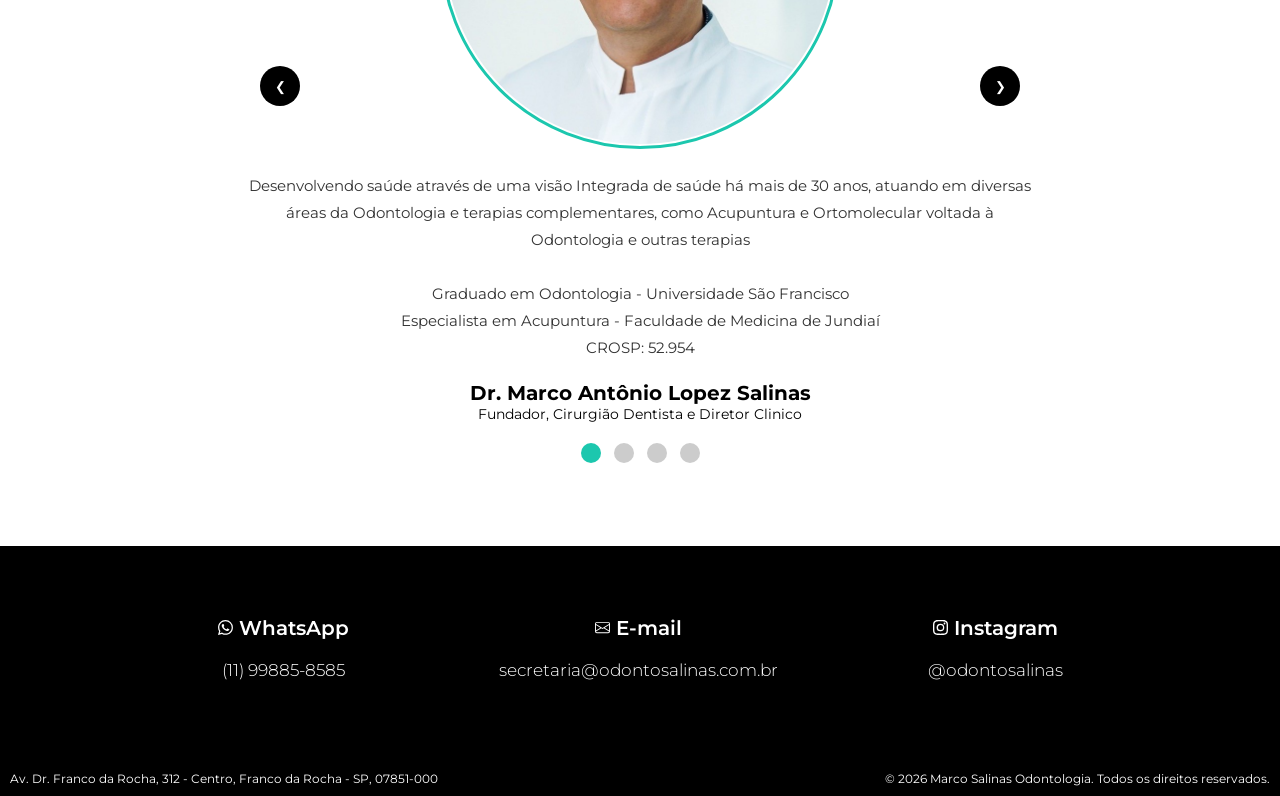
<file: old/index.html>
<!doctype html>
<html lang="pt-br">
  <head>
    <meta charset="UTF-8" />
    <title>Marco Salinas Odontologia</title>
    <meta name="description" content="Marco Salinas Odontologia - Franco da Rocha. Recupere seu sorriso com nossos serviços odontológicos. Agende uma avaliação! Mais de 30 anos de experiência.">
    <meta name="author" content="Marco Salinas Odontologia">
    <meta name="robots" content="index, follow">
    <meta property="og:locale" content="pt_BR">
    <meta name="language" content="Portuguese">
    <link rel="canonical" href="https://www.odontosalinas.com.br/">
    <link rel="icon" type="image/png" sizes="96x96" href="assets/img/favicon.png" />
    <meta property="og:type" content="website">
    <meta property="og:site_name" content="Marco Salinas Odontologia">
    <meta property="og:title" content="Clínica Marco Salinas | Odontologia em Franco da Rocha">
    <meta property="og:description" content="Há 30 anos cuidando da saúde bucal em Franco da Rocha. Conheça nossos profissionais e tratamentos odontológicos.">
    <meta property="og:url" content="https://www.odontosalinas.com.br/">
    <meta property="og:image" content="https://www.odontosalinas.com.br/assets/img/dr_marco_salinas_1.jpeg">
    <meta property="og:image:alt" content="Dr. Marco Salinas - Clínica Marco Salinas">
    <script type="application/ld+json">
    {
        "@context": "https://schema.org",
        "@type": "Dentist",
        "name": "Clínica Marco Salinas",
        "alternateName": "Marco Salinas Odontologia",
        "url": "https://www.odontosalinas.com.br/",
        "logo": "https://www.odontosalinas.com.br/assets/img/favicon.png",
        "image": "https://www.odontosalinas.com.br/assets/img/dr_marco_salinas_1.jpeg",
        "description": "Clínica odontológica fundada em 1996, localizada em Franco da Rocha, São Paulo. Oferece tratamentos odontológicos em diferentes especialidades.",
        "foundingDate": "1996",
        "telephone": "+5511998858585",
        "email": "secretaria@odontosalinas.com.br",
        "address": {
          "@type": "PostalAddress",
          "streetAddress": "Av. Dr. Franco da Rocha, 312",
          "addressLocality": "Franco da Rocha",
          "addressRegion": "SP",
          "postalCode": "07851-000",
          "addressCountry": "BR"
        },
        "openingHoursSpecification": [
            {
                "@type": "OpeningHoursSpecification",
                "dayOfWeek": [
                    "Monday",
                    "Tuesday",
                    "Wednesday",
                    "Thursday",
                    "Friday"
                ],
                "opens": "08:00",
                "closes": "20:00"
            },
            {
                "@type": "OpeningHoursSpecification",
                "dayOfWeek": "Saturday",
                "opens": "08:00",
                "closes": "15:00"
            }
        ],
        "employee": {
            "@type": "Person",
            "name": "Marco Antônio Lopez Salinas",
            "jobTitle": "Cirurgião-dentista",
            "identifier": "CROSP 52.954"
        },
        "sameAs": [
            "https://www.instagram.com/odontosalinas",
            "https://www.facebook.com/odontosalinas"
        ]
    }
    </script>

    <meta name="viewport" content="width=device-width, initial-scale=1.0" />
    <link rel="stylesheet" href="assets/css/index/index.css" />
  </head>
  <body>
    <header>
    <nav>
        <a href="#hero">
            <img src="assets/img/logo_branco_png.webp" alt="Logo da clínica Marco Salinas Odontologia em Franco da Rocha" width="175px">
        </a>
        
        <button class="menu-toggle" aria-label="Abrir Menu">
            <span class="bar"></span>
            <span class="bar"></span>
            <span class="bar"></span>
        </button>
        
        <ul class="nav-links">
            <li><a href="#servicos">SERVIÇOS</a></li>
            <li><a href="#horarios">HORÁRIOS</a></li>
            <li><a href="#localizacao">LOCALIZAÇÃO</a></li>
            <li><a href="#equipe">EQUIPE</a></li>
            <li><a href="#contato">CONTATO</a></li>
        </ul>
    </nav>
</header>
    <main>
      <section id="hero">
        <div class="container">
          <h1>Dos primeiros dentinhos aos implantes</h1>
          <p>Um olhar integrativo para cada fase<br> do seu sorriso e da sua vida</p>
          <a href="https://wa.me/5511998858585" target="_blank" class="btn">
            <svg
              xmlns="http://www.w3.org/2000/svg"
              width="16"
              height="16"
              fill="currentColor"
              class="bi bi-whatsapp"
              viewBox="0 0 16 16"
            >
              <path
                d="M13.601 2.326A7.85 7.85 0 0 0 7.994 0C3.627 0 .068 3.558.064 7.926c0 1.399.366 2.76 1.057 3.965L0 16l4.204-1.102a7.9 7.9 0 0 0 3.79.965h.004c4.368 0 7.926-3.558 7.93-7.93A7.9 7.9 0 0 0 13.6 2.326zM7.994 14.521a6.6 6.6 0 0 1-3.356-.92l-.24-.144-2.494.654.666-2.433-.156-.251a6.56 6.56 0 0 1-1.007-3.505c0-3.626 2.957-6.584 6.591-6.584a6.56 6.56 0 0 1 4.66 1.931 6.56 6.56 0 0 1 1.928 4.66c-.004 3.639-2.961 6.592-6.592 6.592m3.615-4.934c-.197-.099-1.17-.578-1.353-.646-.182-.065-.315-.099-.445.099-.133.197-.513.646-.627.775-.114.133-.232.148-.43.05-.197-.1-.836-.308-1.592-.985-.59-.525-.985-1.175-1.103-1.372-.114-.198-.011-.304.088-.403.087-.088.197-.232.296-.346.1-.114.133-.198.198-.33.065-.134.034-.248-.015-.347-.05-.099-.445-1.076-.612-1.47-.16-.389-.323-.335-.445-.34-.114-.007-.247-.007-.38-.007a.73.73 0 0 0-.529.247c-.182.198-.691.677-.691 1.654s.71 1.916.81 2.049c.098.133 1.394 2.132 3.383 2.992.47.205.84.326 1.129.418.475.152.904.129 1.246.08.38-.058 1.171-.48 1.338-.943.164-.464.164-.86.114-.943-.049-.084-.182-.133-.38-.232"
              />
            </svg>
            Agende Aqui
          </a>
        </div>
      </section>
      <section id="servicos">
        <div class="container">
          <h2 class="titulo">SERVIÇOS</h2>

          <div class="grid-servicos">
            <div class="card-servico">
              <svg
                xmlns="http://www.w3.org/2000/svg"
                viewBox="0 0 512 512"
                data-icon="fa-regular-face-laugh-beam"
                role="img"
                preserveAspectRatio="xMidYMid"
                style="overflow: hidden"
              >
                <path
                  d="M464 256A208 208 0 1 0 48 256a208 208 0 1 0 416 0zM0 256a256 256 0 1 1 512 0A256 256 0 1 1 0 256zm130.7 57.9c-4.2 -13.6 7.1 -25.9 21.3 -25.9H364.5c14.2 0 25.5 12.4 21.3 25.9C369 368.4 318.2 408 258.2 408s-110.8 -39.6 -127.5 -94.1zm86.9 -85.1l0 0 0 0 -0.2 -0.2c-0.2 -0.2 -0.4 -0.5 -0.7 -0.9c-0.6 -0.8 -1.6 -2 -2.8 -3.4c-2.5 -2.8 -6 -6.6 -10.2 -10.3c-8.8 -7.8 -18.8 -14 -27.7 -14s-18.9 6.2 -27.7 14c-4.2 3.7 -7.7 7.5 -10.2 10.3c-1.2 1.4 -2.2 2.6 -2.8 3.4c-0.3 0.4 -0.6 0.7 -0.7 0.9l-0.2 0.2 0 0 0 0 0 0c-2.1 2.8 -5.7 3.9 -8.9 2.8s-5.5 -4.1 -5.5 -7.6c0 -17.9 6.7 -35.6 16.6 -48.8c9.8 -13 23.9 -23.2 39.4 -23.2s29.6 10.2 39.4 23.2c9.9 13.2 16.6 30.9 16.6 48.8c0 3.4 -2.2 6.5 -5.5 7.6s-6.9 0 -8.9 -2.8l0 0 0 0zm160 0l0 0 -0.2 -0.2c-0.2 -0.2 -0.4 -0.5 -0.7 -0.9c-0.6 -0.8 -1.6 -2 -2.8 -3.4c-2.5 -2.8 -6 -6.6 -10.2 -10.3c-8.8 -7.8 -18.8 -14 -27.7 -14s-18.9 6.2 -27.7 14c-4.2 3.7 -7.7 7.5 -10.2 10.3c-1.2 1.4 -2.2 2.6 -2.8 3.4c-0.3 0.4 -0.6 0.7 -0.7 0.9l-0.2 0.2 0 0 0 0 0 0c-2.1 2.8 -5.7 3.9 -8.9 2.8s-5.5 -4.1 -5.5 -7.6c0 -17.9 6.7 -35.6 16.6 -48.8c9.8 -13 23.9 -23.2 39.4 -23.2s29.6 10.2 39.4 23.2c9.9 13.2 16.6 30.9 16.6 48.8c0 3.4 -2.2 6.5 -5.5 7.6s-6.9 0 -8.9 -2.8l0 0 0 0 0 0z"
                ></path>
              </svg>
              <h3>Reabilitação e estética</h3>
              <ul>
                <li>Implantes dentários</li>
                <li>Estética dental</li>
                <li>Clareamento dental</li>
              </ul>
            </div>

            <div class="card-servico">
              <svg
                xmlns="http://www.w3.org/2000/svg"
                viewBox="0 0 448 512"
                data-icon="fa-sharp-solid-tooth"
                role="img"
                preserveAspectRatio="xMidYMid"
                style="overflow: hidden"
              >
                <path
                  d="M186.1 52.1C169.3 39.1 148.7 32 127.5 32C74.7 32 32 74.7 32 127.5v6.2c0 15.8 3.7 31.3 10.7 45.5L73 239.6l39.4 220.6 3.5 19.8H136h8 19.9l3.7 -19.5L195.9 312h56.3l28.3 148.5 3.7 19.5H304h8 20.1l3.5 -19.8L375 239.6l30.2 -60.5c7.1 -14.1 10.7 -29.7 10.7 -45.5v-2.1c0 -55 -44.6 -99.6 -99.6 -99.6c-24.1 0 -47.4 8.8 -65.6 24.6l-3.2 2.8 32.1 25 -19.6 25.3 -37 -28.8 -37 -28.8z"
                ></path>
              </svg>
              <h3>Tratamentos invasivos e<br />estruturais</h3>
              <ul>
                <li>Cirurgia oral</li>
                <li>Endodontia (canal)</li>
              </ul>
            </div>

            <div class="card-servico">
              <svg
                xmlns="http://www.w3.org/2000/svg"
                viewBox="0 0 640 512"
                data-icon="fa-duotone-hands-holding-child"
                role="img"
                preserveAspectRatio="xMidYMid"
                style="overflow: hidden"
              >
                <defs></defs>
                <path
                  class="fa-secondary"
                  d="M80 104c0-22.1-17.9-40-40-40S0 81.9 0 104v56 64V325.5c0 25.5 10.1 49.9 28.1 67.9L128 493.3c12 12 28.3 18.7 45.3 18.7H240c26.5 0 48-21.5 48-48V385.1c0-29.7-11.8-58.2-32.8-79.2l-25.3-25.3 0 0-15.2-15.2-32-32c-12.5-12.5-32.8-12.5-45.3 0s-12.5 32.8 0 45.3l32 32 15.2 15.2c11 11 9.2 29.2-3.7 37.8c-9.7 6.5-22.7 5.2-31-3.1L98.7 309.5c-12-12-18.7-28.3-18.7-45.3V224 144 104zm480 0v40 80 40.2c0 17-6.7 33.3-18.7 45.3l-51.1 51.1c-8.3 8.3-21.3 9.6-31 3.1c-12.9-8.6-14.7-26.9-3.7-37.8l15.2-15.2 32-32c12.5-12.5 12.5-32.8 0-45.3s-32.8-12.5-45.3 0l-32 32-15.2 15.2 0 0-25.3 25.3c-21 21-32.8 49.5-32.8 79.2V464c0 26.5 21.5 48 48 48h66.7c17 0 33.3-6.7 45.3-18.7l99.9-99.9c18-18 28.1-42.4 28.1-67.9V224 160 104c0-22.1-17.9-40-40-40s-40 17.9-40 40z"
                ></path>
                <path
                  class="fa-primary"
                  d="M280 40a40 40 0 1 1 80 0 40 40 0 1 1 -80 0zM384.5 181l-19.8-16.7L375.8 253c1.6 13.2-7.7 25.1-20.8 26.8s-25.1-7.7-26.8-20.8l-4.4-35h-7.6l-4.4 35c-1.6 13.2-13.6 22.5-26.8 20.8s-22.5-13.6-20.8-26.8l11.1-88.8L255.5 181c-10.1 8.6-25.3 7.3-33.8-2.8s-7.3-25.3 2.8-33.8L266 109.2c10.1-8.5 22.9-13.2 36.2-13.2h35.6c13.2 0 26 4.7 36.2 13.2l41.5 35.1c10.1 8.6 11.4 23.7 2.8 33.8s-23.7 11.4-33.8 2.8z"
                ></path>
              </svg>
              <h3>Gengiva, alinhamento e<br />crescimento</h3>
              <ul>
                <li>Periodontia (gengiva)</li>
                <li>Ortodontia (aparelhos)</li>
                <li>Odontopediatria</li>
              </ul>
            </div>

            <div class="card-servico">
              <svg
                xmlns="http://www.w3.org/2000/svg"
                viewBox="0 0 512 512"
                data-icon="fa-sharp-regular-face-sleeping"
                role="img"
                preserveAspectRatio="xMidYMid"
                style="overflow: hidden"
              >
                <path
                  d="M48 256C48 141.1 141.1 48 256 48c30.7 0 59.9 6.7 86.1 18.6l19.9 -43.7C329.6 8.2 293.7 0 256 0C114.6 0 0 114.6 0 256S114.6 512 256 512s256 -114.6 256 -256c0 -37.7 -8.2 -73.6 -22.9 -105.9l-43.7 19.9C457.3 196.1 464 225.3 464 256c0 114.9 -93.1 208 -208 208S48 370.9 48 256zM256 424a40 40 0 1 0 0 -80 40 40 0 1 0 0 80zM391.5 237.7c-20 27.1 -59.8 27.1 -79.8 0l-32.2 23.8c36 48.7 108.2 48.7 144.2 0l-32.2 -23.8zm-271.8 0L87.5 261.5c36 48.7 108.2 48.7 144.2 0l-32.2 -23.8c-20 27.1 -59.8 27.1 -79.8 0zM288 96v32h16 26.7l-36.3 27.2L288 160v8 8 16h16 64 16V160H368 341.3l36.3 -27.2L384 128v-8 -8V96H368 304 288zM432 0H416V32h16 26.7L422.4 59.2 416 64v8 8V96h16 64 16V64H496 469.3l36.3 -27.2L512 32V24 16 0H496 432z"
                ></path>
              </svg>
              <h3>Funções orais e<br />distúrbios</h3>
              <ul>
                <li>Dor orofacial</li>
                <li>Tratamento para ronco e<br />apneia</li>
              </ul>
            </div>

            <div class="card-servico">
              <svg
                xmlns="http://www.w3.org/2000/svg"
                viewBox="0 0 512 512"
                data-icon="fa-duotone-sword-laser"
                role="img"
                preserveAspectRatio="xMidYMid"
                style="overflow: hidden"
              >
                <path
                  class="fa-secondary"
                  d="M505.7 40.2c8.7-9.5 8.3-24.1-.7-33.2s-23.7-9.4-33.2-.7L207.1 248.5l56.4 56.4L505.7 40.2z"
                ></path>
                <path
                  class="fa-primary"
                  d="M172.7 236.7c-6.1 6.1-6.2 15.8-.5 22.1l81 81c6.3 5.8 16 5.6 22.1-.5c6.2-6.2 6.2-16.4 0-22.6l-80-80c-6.2-6.2-16.4-6.2-22.6 0zm-11.3 33.9l-23.7 23.7 80 80 23.7-23.7-80-80zm45 115l-80-80-20.7 20.7 80 80 20.7-20.7zM181.7 425L87 330.3l-2.3 2.3L10.3 407C3.7 413.7 0 422.6 0 432s3.7 18.3 10.3 25L55 501.7c6.6 6.6 15.6 10.3 25 10.3s18.3-3.7 25-10.3l74.3-74.3 2.3-2.3z"
                ></path>
              </svg>
              <h3>Tecnologias e suporte<br />clínico</h3>
              <ul>
                <li>Laserterapia</li>
                <li>Sedação com óxido nitroso</li>
              </ul>
            </div>

            <div class="card-servico">
              <svg
                xmlns="http://www.w3.org/2000/svg"
                viewBox="0 0 512 512"
                data-icon="fa-duotone-chart-scatter-bubble"
                role="img"
                preserveAspectRatio="xMidYMid"
                style="overflow: hidden"
              >
                <defs></defs>
                <path
                  class="fa-secondary"
                  d="M32 32c17.7 0 32 14.3 32 32V400c0 8.8 7.2 16 16 16H480c17.7 0 32 14.3 32 32s-14.3 32-32 32H80c-44.2 0-80-35.8-80-80V64C0 46.3 14.3 32 32 32z"
                ></path>
                <path
                  class="fa-primary"
                  d="M384 192a64 64 0 1 0 0-128 64 64 0 1 0 0 128zm-96-16a48 48 0 1 0 -96 0 48 48 0 1 0 96 0zm64 176a64 64 0 1 0 0-128 64 64 0 1 0 0 128zm-176 0a48 48 0 1 0 0-96 48 48 0 1 0 0 96z"
                ></path>
              </svg>
              <h3>Terapias<br />complementares</h3>
              <ul>
                <li>Acupuntura</li>
                <li>Ozonioterapia</li>
                <li>Terapia ortomolecular</li>
              </ul>
            </div>
          </div>
        </div>
      </section>
      <section id="horarios">
        <div class="overlay-horarios">
          <div class="container">
            <h2 class="titulo">HORÁRIOS</h2>

            <div class="card-horarios">
              <div class="coluna-horario">
                <div class="cabecalho-horario bg-teal-dark">
                  <svg
                    class="icone-relogio"
                    viewBox="0 0 24 24"
                    fill="none"
                    stroke="currentColor"
                    stroke-width="1.5"
                    stroke-linecap="round"
                    stroke-linejoin="round"
                  >
                    <circle cx="12" cy="12" r="10"></circle>
                    <polyline points="12 6 12 12 15 15"></polyline>
                  </svg>
                  <h3>SEGUNDA A SEXTA</h3>
                </div>
                <div class="corpo-horario borda-direita">
                  <div class="linha-horario borda-inferior">08:00 - 12:00</div>
                  <div class="linha-horario">14:00 - 20:00</div>
                </div>
              </div>

              <div class="coluna-horario">
                <div class="cabecalho-horario bg-teal-light">
                  <svg
                    class="icone-relogio"
                    viewBox="0 0 24 24"
                    fill="none"
                    stroke="currentColor"
                    stroke-width="1.5"
                    stroke-linecap="round"
                    stroke-linejoin="round"
                  >
                    <circle cx="12" cy="12" r="10"></circle>
                    <polyline points="12 6 12 12 15 15"></polyline>
                  </svg>
                  <h3>SÁBADO</h3>
                </div>
                <div class="corpo-horario">
                  <div class="linha-horario borda-inferior">08:00 - 12:00</div>
                  <div class="linha-horario">&nbsp;</div>
                </div>
              </div>
            </div>
          </div>
        </div>
      </section>
      <section id="localizacao">
        <h2 class="titulo">LOCALIZAÇÃO</h2>
        <div class="container">
          <iframe
            src="https://www.google.com/maps/embed?pb=!1m18!1m12!1m3!1d3663.6260722080146!2d-46.72597228830667!3d-23.329322053022203!2m3!1f0!2f0!3f0!3m2!1i1024!2i768!4f13.1!3m3!1m2!1s0x94cee43f23cbb299%3A0x196dfcf4486a04c1!2sMarco%20Salinas%20Odontologia!5e0!3m2!1spt-BR!2sbr!4v1776551404346!5m2!1spt-BR!2sbr"
            width="600"
            height="450"
            style="border: 0"
            allowfullscreen=""
            loading="lazy"
            referrerpolicy="no-referrer-when-downgrade"
          ></iframe>
          <img src="assets/img/fachada_clinica.webp" alt="Fachada da clínica Marco Salinas Odontologia localizada no centro de Franco da Rocha" loading="lazy"/>
        </div>
      </section>
      <section id="equipe">
        <div class="container">
          <h2 class="titulo">Nossa Equipe</h2>

          <div class="carousel-container">
            <button class="btn-prev" onclick="mudarSlide(-1)">❮</button>

            <div class="carousel-wrapper">
              <div class="slide active">
                <img
                  src="assets/img/dr_marco_salinas_1.jpeg"
                  alt="Dr. Marco Salinas, dentista com mais de 30 anos de experiência em Franco da Rocha"
                  class="foto-perfil"
                  loading="lazy"
                />
                <div class="biografia">
                  <p>
                    Desenvolvendo saúde através de uma visão Integrada de saúde há mais de 30 anos, atuando em diversas áreas da Odontologia e terapias complementares, como Acupuntura e Ortomolecular voltada à Odontologia e outras terapias
                  </p>
                  <br>
                  <p>
                    Graduado em Odontologia - Universidade São
                    Francisco
                  </p>
                  <p>Especialista em Acupuntura - Faculdade de Medicina de
                    Jundiaí</p>
                  <p>CROSP: 52.954</p>
                </div>
                <h3 class="nome">Dr. Marco Antônio Lopez Salinas</h3>
                <p class="cargo">Fundador, Cirurgião Dentista e Diretor Clinico</p>
              </div>

              <div class="slide">
                <img
                  src="assets/img/dr_simone_oliveira_1.webp"
                  alt="Dra. Exemplo"
                  class="foto-perfil"
                  loading="lazy"
                />
                <div class="biografia">
                  <!-- <p>Especialista em X pela X</p>
                  <p>Mestre em X</p>
                  <p>Atuação em X</p>
                  <p>CROSP: XX.XXX</p> -->
                </div>
                <h3 class="nome">Dra. Simone Oliveira de Macedo</h3>
                <p class="cargo">Cirurgiã Dentista</p>
              </div>
              <div class="slide">
                <img
                  src="assets/img/dr_rosania_ramos_1.jpg"
                  alt="Dra. Rosania Ramos"
                  class="foto-perfil"
                  loading="lazy"
                />
                <div class="biografia">
                  <p>Graduação em Odontologia - PUC Minas</p>
                  <p>Aperfeiçoamento em Prótese - UFMG</p>
                  <p>Especialização em Implantodontia - USP</p>
                  <p>Aperfeiçoamento em Lâminados Cerâmicos - USP</p>
                  <p>CROSP: 151946</p>
                </div>
                <h3 class="nome">Dra. Rosania Ramos Pereira</h3>
                <p class="cargo">Cirurgiã Dentista</p>
              </div>
              <div class="slide">
                <img
                  src="assets/img/dr_ane_caroline_1.jpeg"
                  alt="Dra. Rosania Ramos"
                  class="foto-perfil"
                  loading="lazy"
                />
                <div class="biografia">
                  <p>Graduada em Odontologia - UNINOVE</p>
                  <p>Especialista em Endodontia - São Leopoldo Mandic</p>
                  <p>Atua na área de Endodontia, com foco na realização de tratamentos endodônticos</p>
                  <p>CROSP: 139919</p>
                </div>
                <h3 class="nome">Dra. Ane Caroline Aparecida da Silva Santana</h3>
                <p class="cargo">Cirurgiã Dentista e Especialista em Endodontia</p>
              </div>
            </div>

            <button class="btn-next" onclick="mudarSlide(1)">❯</button>
          </div>

          <div class="dots" id="dots-container">
            <span class="dot active" onclick="irParaSlide(0)"></span>
            <span class="dot" onclick="irParaSlide(1)"></span>
            <span class="dot" onclick="irParaSlide(2)"></span>
            <span class="dot" onclick="irParaSlide(3)"></span>
          </div>
        </div>
      </section>
    </main>
    <footer>
      <div id="contato">
        <div>
          <p>
            <svg
              xmlns="http://www.w3.org/2000/svg"
              width="16"
              height="16"
              fill="currentColor"
              class="bi bi-whatsapp"
              viewBox="0 0 16 16"
            >
              <path
                d="M13.601 2.326A7.85 7.85 0 0 0 7.994 0C3.627 0 .068 3.558.064 7.926c0 1.399.366 2.76 1.057 3.965L0 16l4.204-1.102a7.9 7.9 0 0 0 3.79.965h.004c4.368 0 7.926-3.558 7.93-7.93A7.9 7.9 0 0 0 13.6 2.326zM7.994 14.521a6.6 6.6 0 0 1-3.356-.92l-.24-.144-2.494.654.666-2.433-.156-.251a6.56 6.56 0 0 1-1.007-3.505c0-3.626 2.957-6.584 6.591-6.584a6.56 6.56 0 0 1 4.66 1.931 6.56 6.56 0 0 1 1.928 4.66c-.004 3.639-2.961 6.592-6.592 6.592m3.615-4.934c-.197-.099-1.17-.578-1.353-.646-.182-.065-.315-.099-.445.099-.133.197-.513.646-.627.775-.114.133-.232.148-.43.05-.197-.1-.836-.308-1.592-.985-.59-.525-.985-1.175-1.103-1.372-.114-.198-.011-.304.088-.403.087-.088.197-.232.296-.346.1-.114.133-.198.198-.33.065-.134.034-.248-.015-.347-.05-.099-.445-1.076-.612-1.47-.16-.389-.323-.335-.445-.34-.114-.007-.247-.007-.38-.007a.73.73 0 0 0-.529.247c-.182.198-.691.677-.691 1.654s.71 1.916.81 2.049c.098.133 1.394 2.132 3.383 2.992.47.205.84.326 1.129.418.475.152.904.129 1.246.08.38-.058 1.171-.48 1.338-.943.164-.464.164-.86.114-.943-.049-.084-.182-.133-.38-.232"
              />
            </svg>
            WhatsApp
          </p>
          <a href="https://wa.me/5511998858585" target="_blank"
            >(11) 99885-8585</a
          >
        </div>
        
        <div>
          <p>
            <svg
              xmlns="http://www.w3.org/2000/svg"
              fill="currentColor"
              class="bi bi-envelope"
              viewBox="0 0 16 16"
            >
              <path
                d="M0 4a2 2 0 0 1 2-2h12a2 2 0 0 1 2 2v8a2 2 0 0 1-2 2H2a2 2 0 0 1-2-2zm2-1a1 1 0 0 0-1 1v.217l7 4.2 7-4.2V4a1 1 0 0 0-1-1zm13 2.383-4.708 2.825L15 11.105zm-.034 6.876-5.64-3.471L8 9.583l-1.326-.795-5.64 3.47A1 1 0 0 0 2 13h12a1 1 0 0 0 .966-.741M1 11.105l4.708-2.897L1 5.383z"
              />
            </svg>
            E-mail
          </p>
          <a href="mailto:secretaria@odontosalinas.com.br"
            >secretaria@odontosalinas.com.br</a
          >
        </div>
        <div>
          <p>
            <svg
              xmlns="http://www.w3.org/2000/svg"
              width="16"
              height="16"
              fill="currentColor"
              class="bi bi-instagram"
              viewBox="0 0 16 16"
            >
              <path
                d="M8 0C5.829 0 5.556.01 4.703.048 3.85.088 3.269.222 2.76.42a3.9 3.9 0 0 0-1.417.923A3.9 3.9 0 0 0 .42 2.76C.222 3.268.087 3.85.048 4.7.01 5.555 0 5.827 0 8.001c0 2.172.01 2.444.048 3.297.04.852.174 1.433.372 1.942.205.526.478.972.923 1.417.444.445.89.719 1.416.923.51.198 1.09.333 1.942.372C5.555 15.99 5.827 16 8 16s2.444-.01 3.298-.048c.851-.04 1.434-.174 1.943-.372a3.9 3.9 0 0 0 1.416-.923c.445-.445.718-.891.923-1.417.197-.509.332-1.09.372-1.942C15.99 10.445 16 10.173 16 8s-.01-2.445-.048-3.299c-.04-.851-.175-1.433-.372-1.941a3.9 3.9 0 0 0-.923-1.417A3.9 3.9 0 0 0 13.24.42c-.51-.198-1.092-.333-1.943-.372C10.443.01 10.172 0 7.998 0zm-.717 1.442h.718c2.136 0 2.389.007 3.232.046.78.035 1.204.166 1.486.275.373.145.64.319.92.599s.453.546.598.92c.11.281.24.705.275 1.485.039.843.047 1.096.047 3.231s-.008 2.389-.047 3.232c-.035.78-.166 1.203-.275 1.485a2.5 2.5 0 0 1-.599.919c-.28.28-.546.453-.92.598-.28.11-.704.24-1.485.276-.843.038-1.096.047-3.232.047s-2.39-.009-3.233-.047c-.78-.036-1.203-.166-1.485-.276a2.5 2.5 0 0 1-.92-.598 2.5 2.5 0 0 1-.6-.92c-.109-.281-.24-.705-.275-1.485-.038-.843-.046-1.096-.046-3.233s.008-2.388.046-3.231c.036-.78.166-1.204.276-1.486.145-.373.319-.64.599-.92s.546-.453.92-.598c.282-.11.705-.24 1.485-.276.738-.034 1.024-.044 2.515-.045zm4.988 1.328a.96.96 0 1 0 0 1.92.96.96 0 0 0 0-1.92m-4.27 1.122a4.109 4.109 0 1 0 0 8.217 4.109 4.109 0 0 0 0-8.217m0 1.441a2.667 2.667 0 1 1 0 5.334 2.667 2.667 0 0 1 0-5.334"
              />
            </svg>
            Instagram
          </p>
          <a href="https://www.instagram.com/odontosalinas/" target="_blank"
            >@odontosalinas</a
          >
        </div>
      </div>
      
      <div class="container">
        <p>
          Av. Dr. Franco da Rocha, 312 - Centro, Franco da Rocha - SP, 07851-000
        </p>
        <p>
          &copy; 2026 Marco Salinas Odontologia. Todos os direitos reservados.
        </p>
      </div>
    </footer>
    <aside>

        <a id="whatsapp" href="https://wa.me/5511998858585" target="_blank">
            <svg xmlns="http://www.w3.org/2000/svg" width="16" height="16" fill="currentColor" class="bi bi-whatsapp" viewBox="0 0 16 16">
                <path d="M13.601 2.326A7.85 7.85 0 0 0 7.994 0C3.627 0 .068 3.558.064 7.926c0 1.399.366 2.76 1.057 3.965L0 16l4.204-1.102a7.9 7.9 0 0 0 3.79.965h.004c4.368 0 7.926-3.558 7.93-7.93A7.9 7.9 0 0 0 13.6 2.326zM7.994 14.521a6.6 6.6 0 0 1-3.356-.92l-.24-.144-2.494.654.666-2.433-.156-.251a6.56 6.56 0 0 1-1.007-3.505c0-3.626 2.957-6.584 6.591-6.584a6.56 6.56 0 0 1 4.66 1.931 6.56 6.56 0 0 1 1.928 4.66c-.004 3.639-2.961 6.592-6.592 6.592m3.615-4.934c-.197-.099-1.17-.578-1.353-.646-.182-.065-.315-.099-.445.099-.133.197-.513.646-.627.775-.114.133-.232.148-.43.05-.197-.1-.836-.308-1.592-.985-.59-.525-.985-1.175-1.103-1.372-.114-.198-.011-.304.088-.403.087-.088.197-.232.296-.346.1-.114.133-.198.198-.33.065-.134.034-.248-.015-.347-.05-.099-.445-1.076-.612-1.47-.16-.389-.323-.335-.445-.34-.114-.007-.247-.007-.38-.007a.73.73 0 0 0-.529.247c-.182.198-.691.677-.691 1.654s.71 1.916.81 2.049c.098.133 1.394 2.132 3.383 2.992.47.205.84.326 1.129.418.475.152.904.129 1.246.08.38-.058 1.171-.48 1.338-.943.164-.464.164-.86.114-.943-.049-.084-.182-.133-.38-.232"/>
            </svg>
        </a>
    </aside>
    <aside>
        <button id="btn-scroll-top" onclick="scrollToTop()">
            <svg
            xmlns="http://www.w3.org/2000/svg"
            viewBox="0 0 24 24"
            fill="currentColor"
            width="40"
            height="40"
            >
            <path d="M12 2L5 9h4v7h6V9h4L12 2z"></path>
            </svg>
        </button>
    </aside>
  </body>
  <script src="assets/js/index/index.js"></script>
</html>
</file>
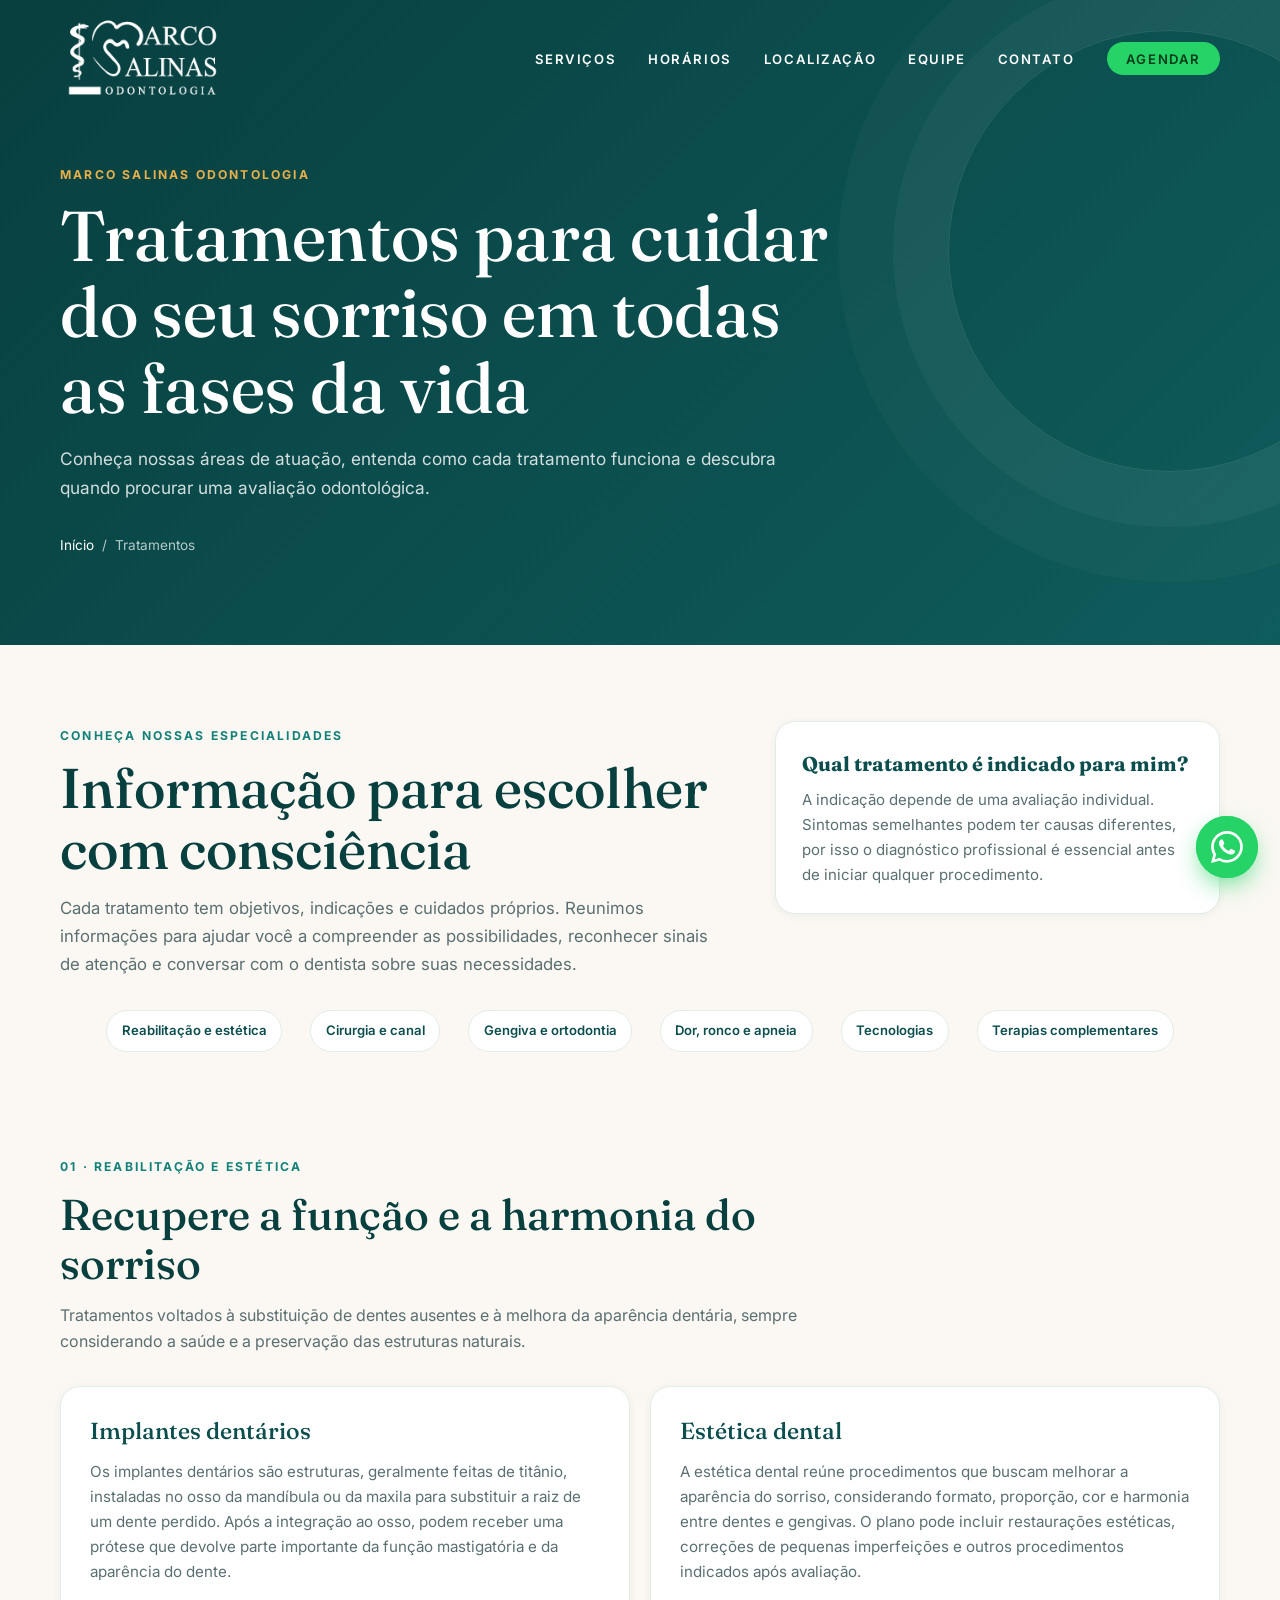
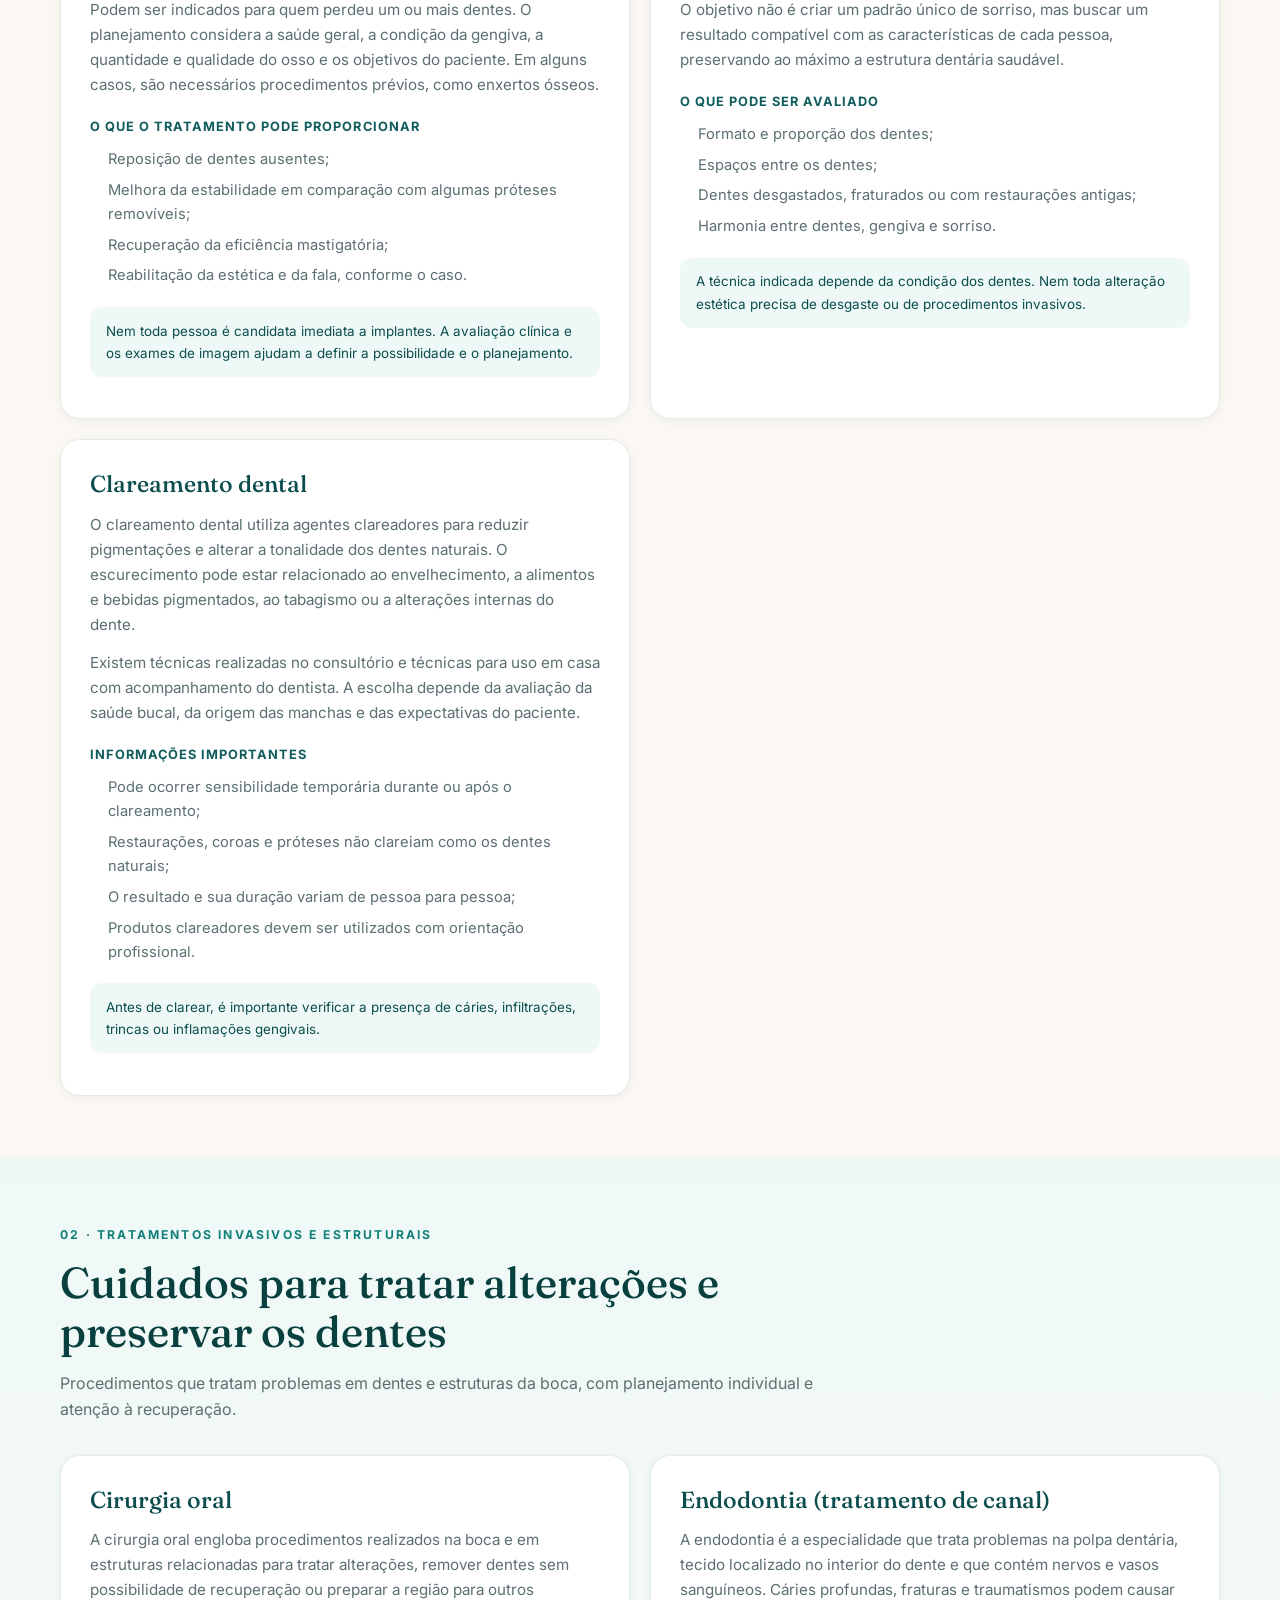
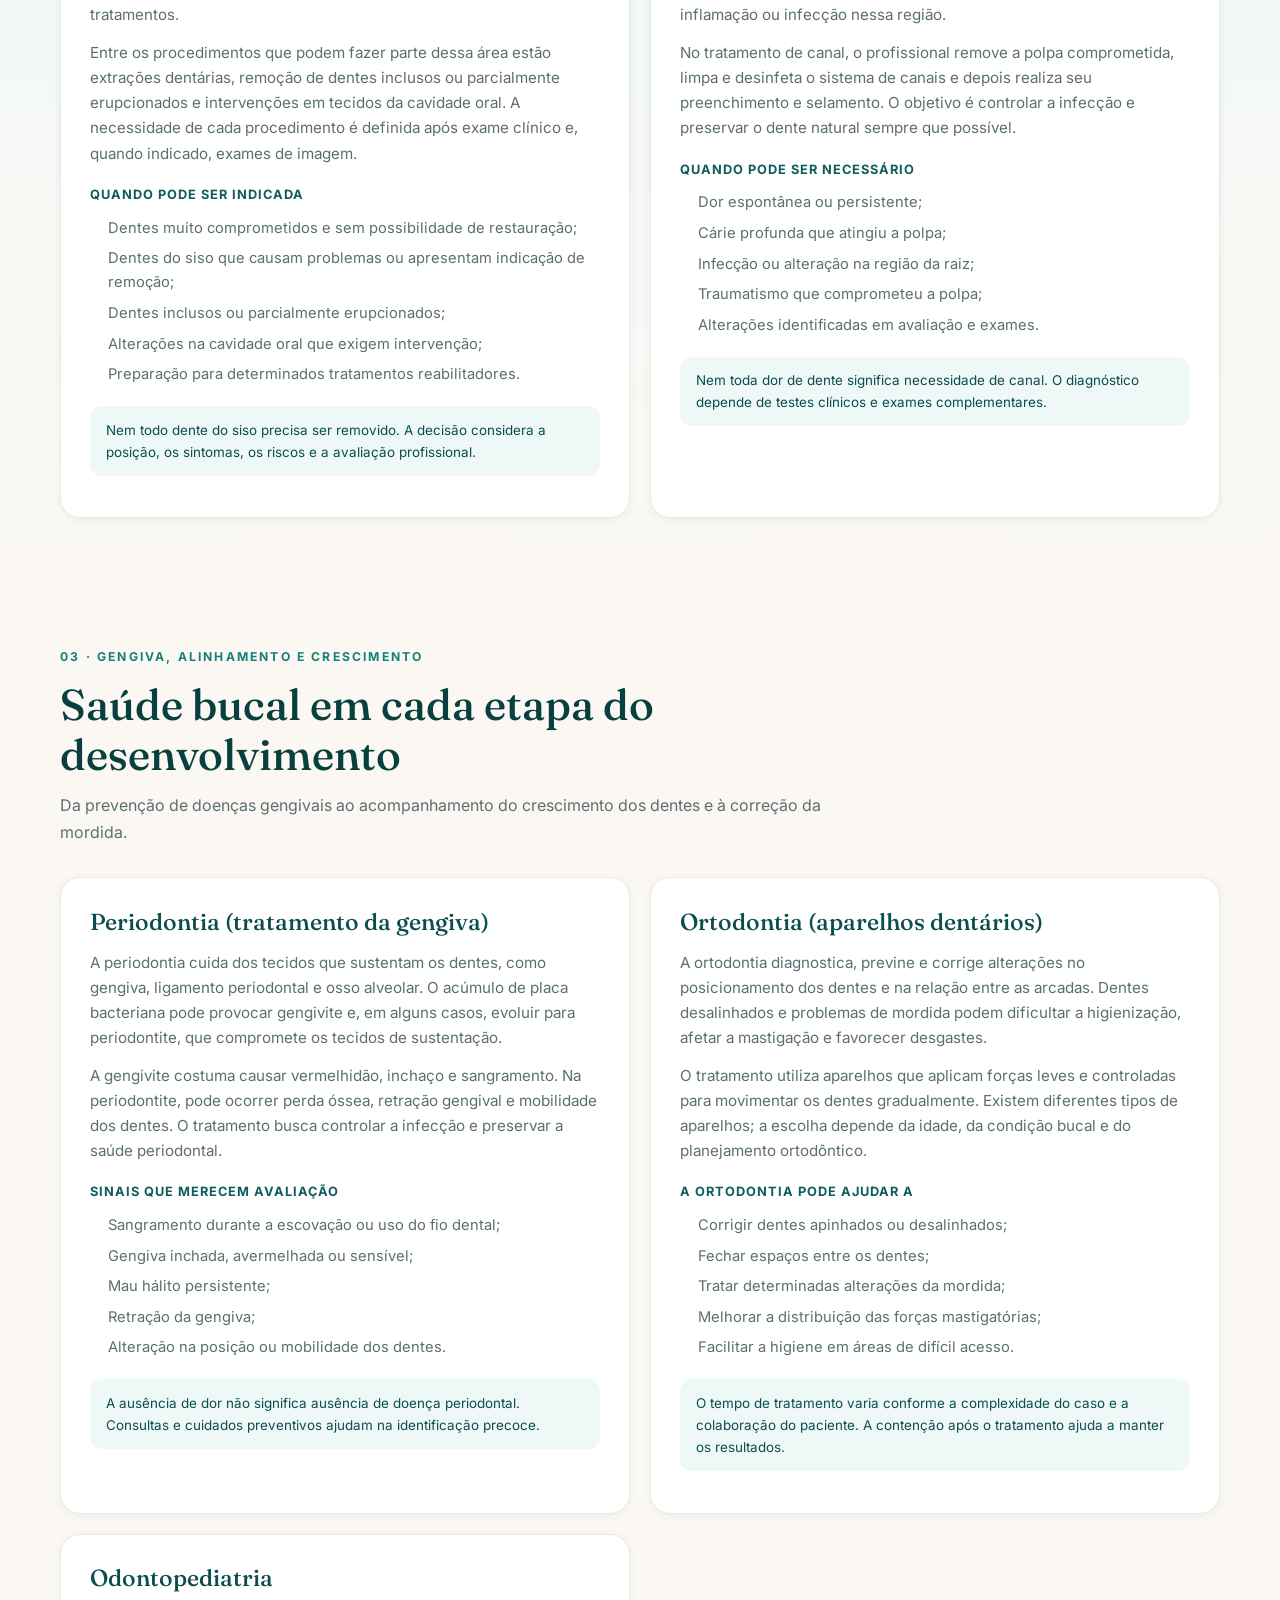
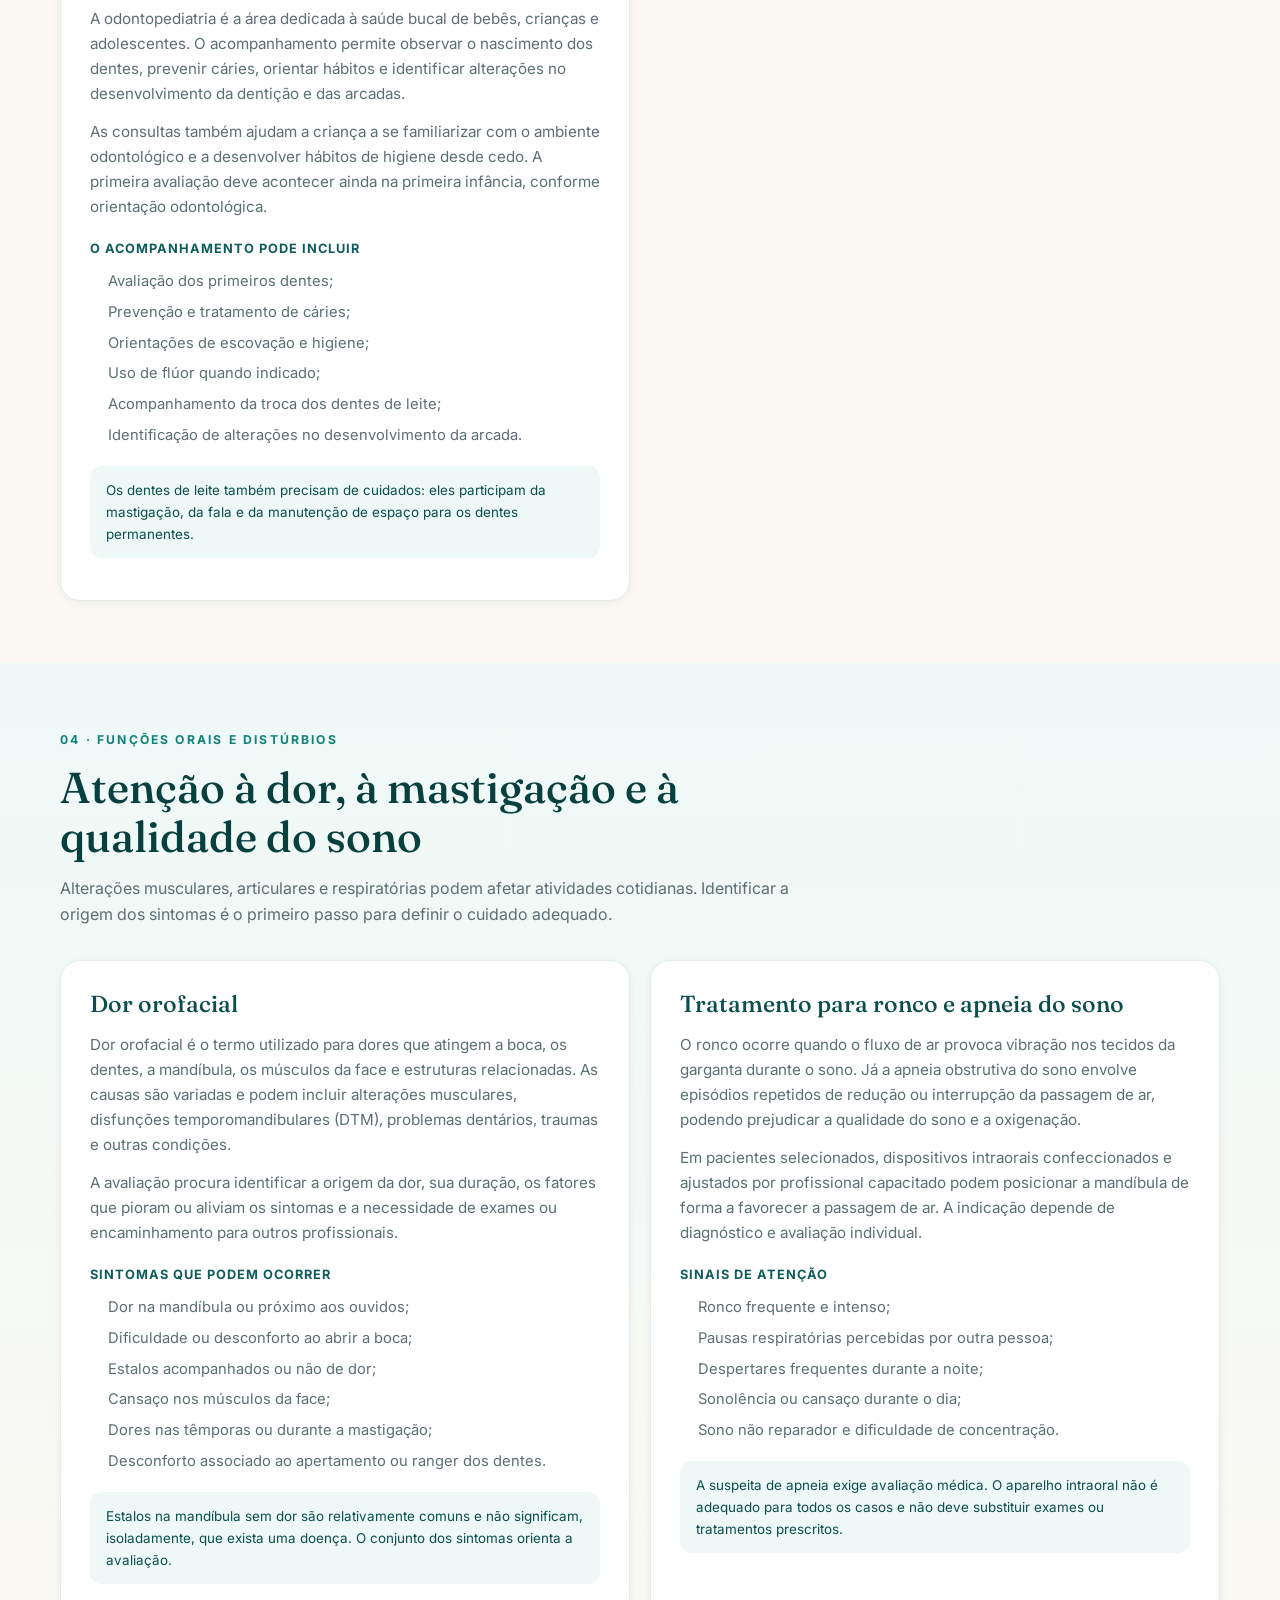
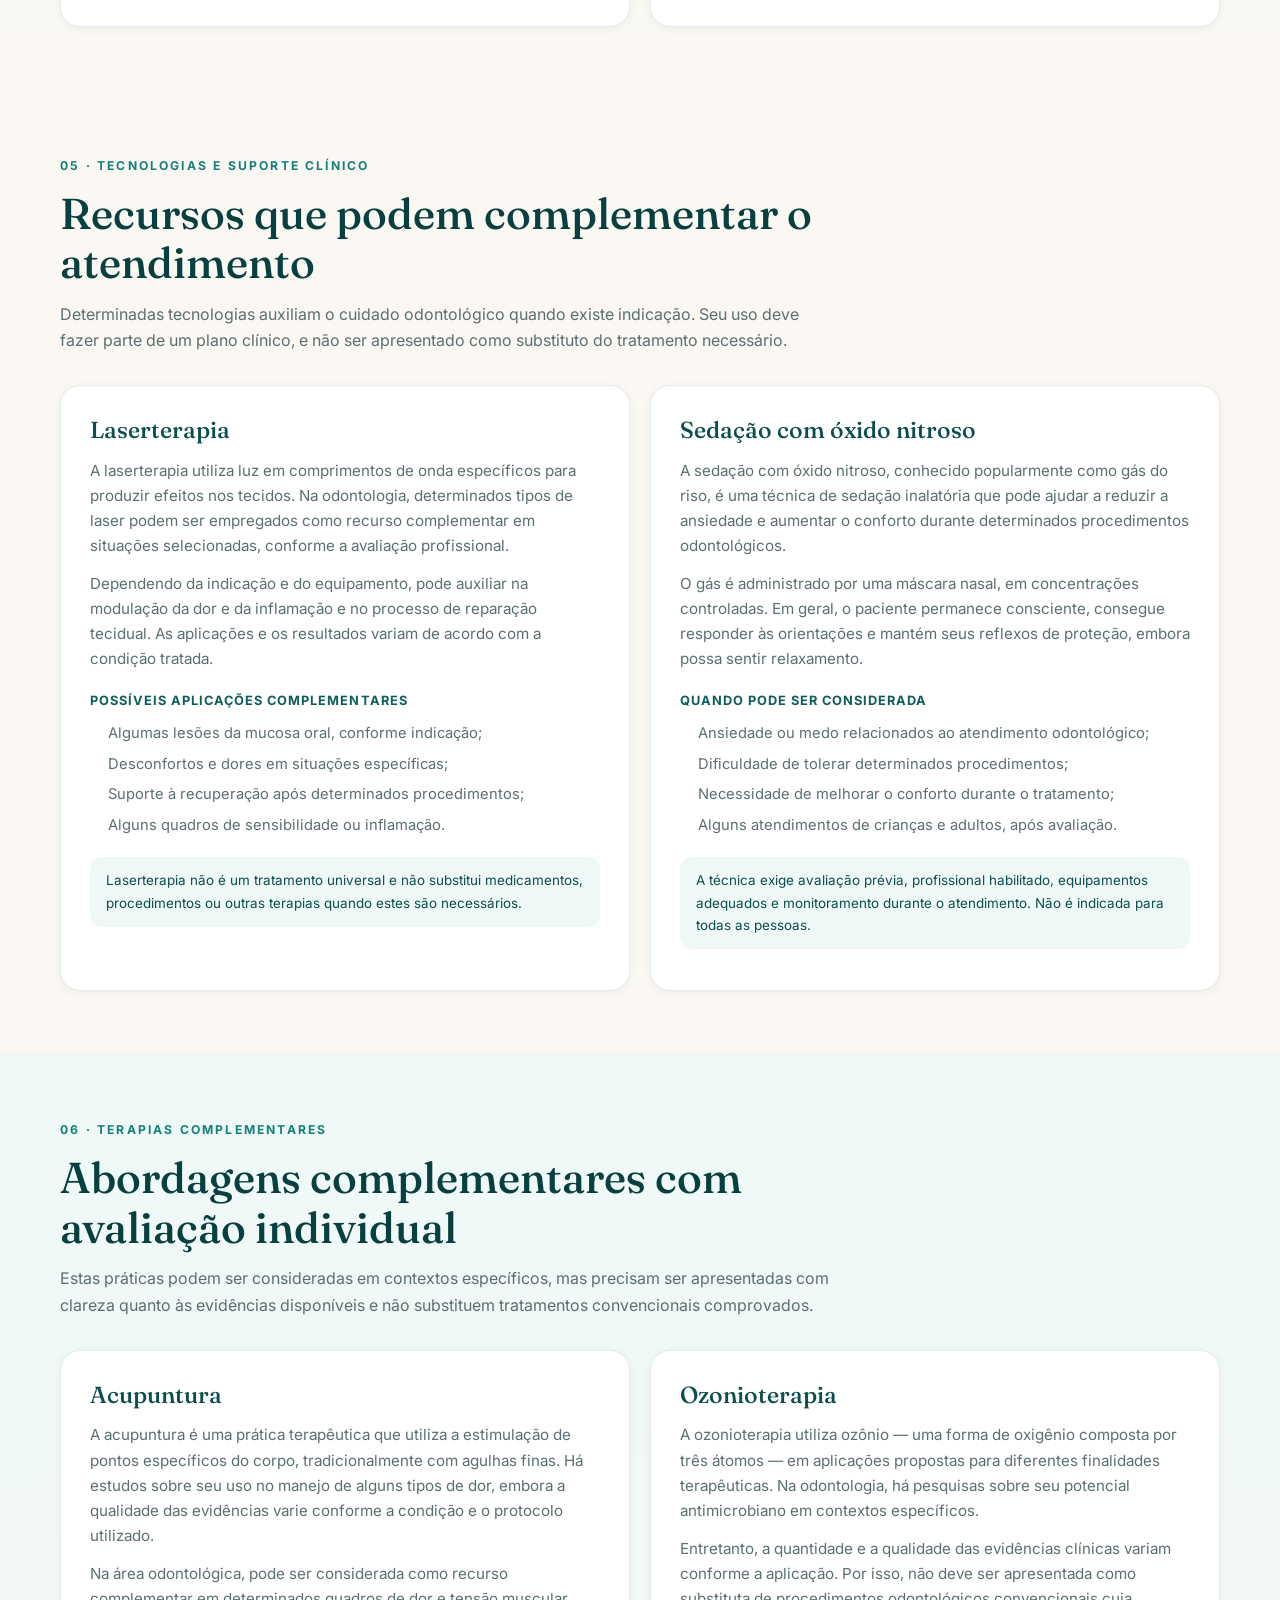
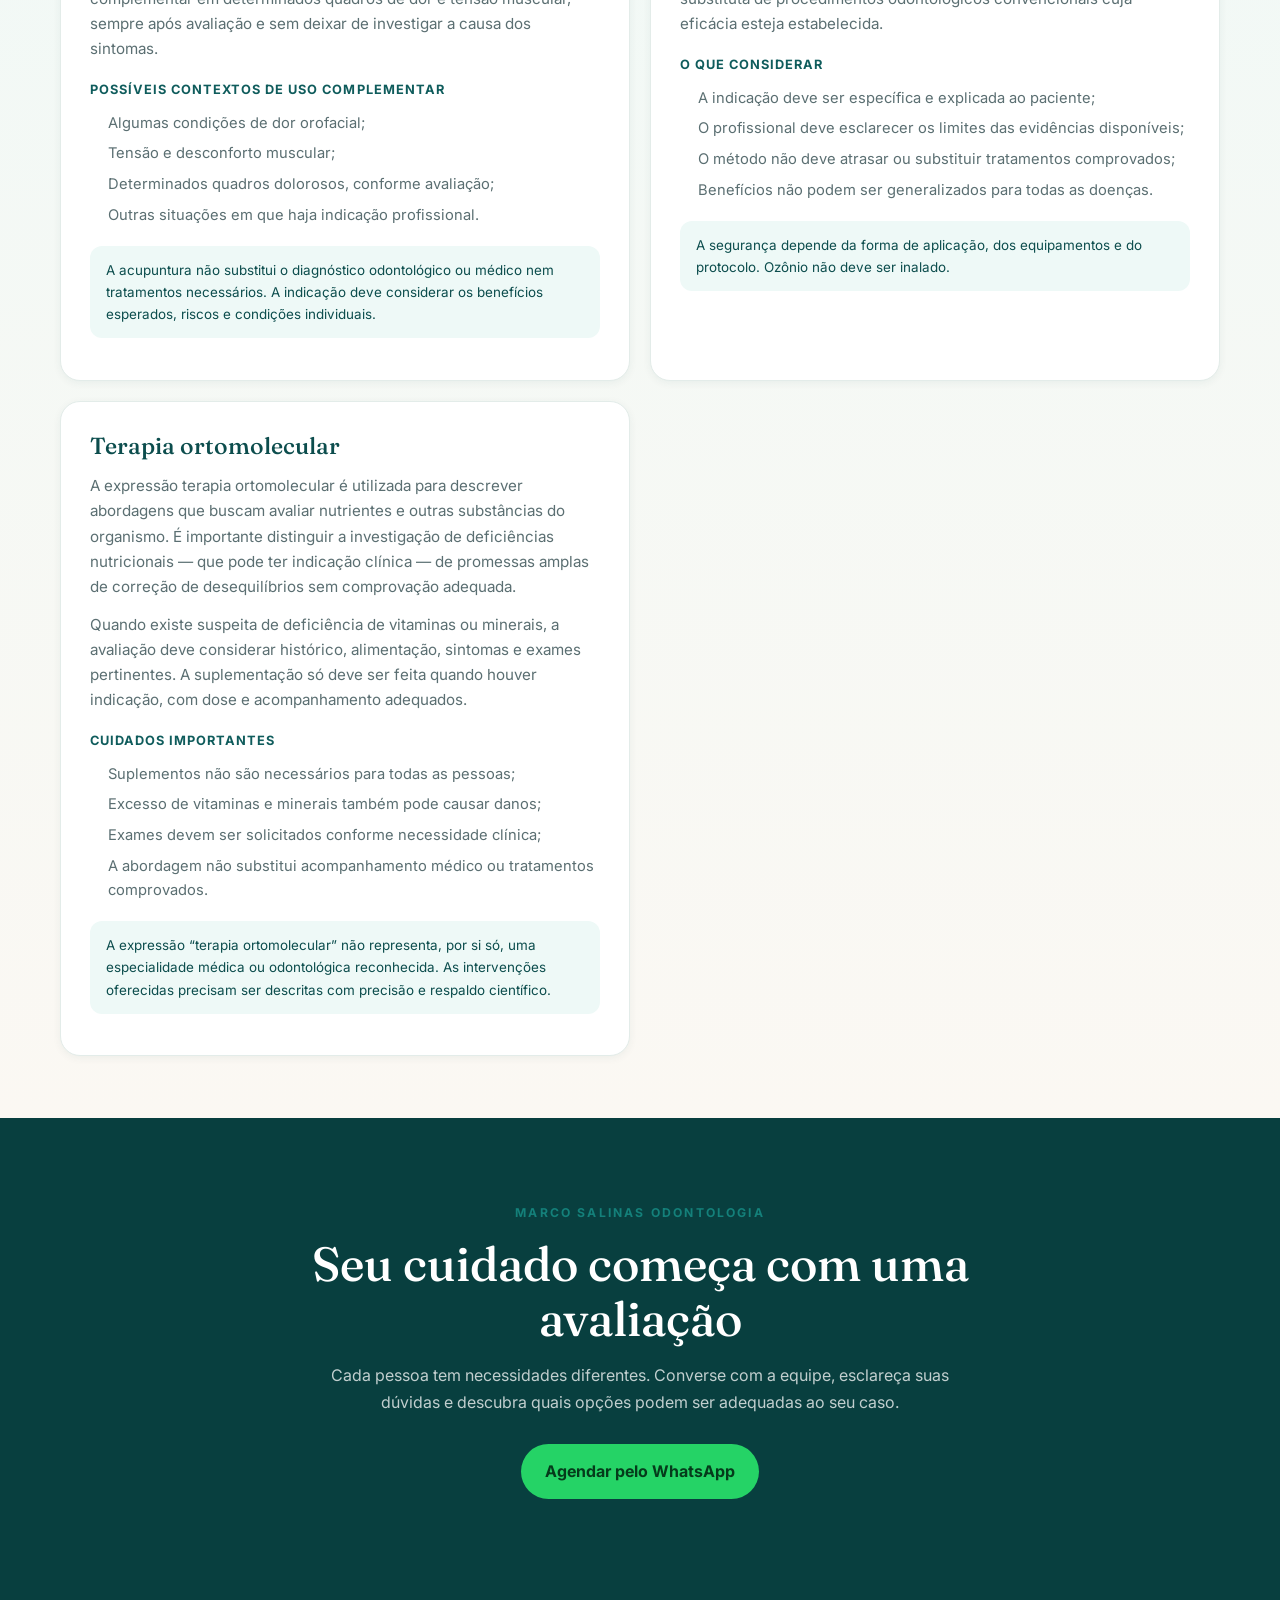
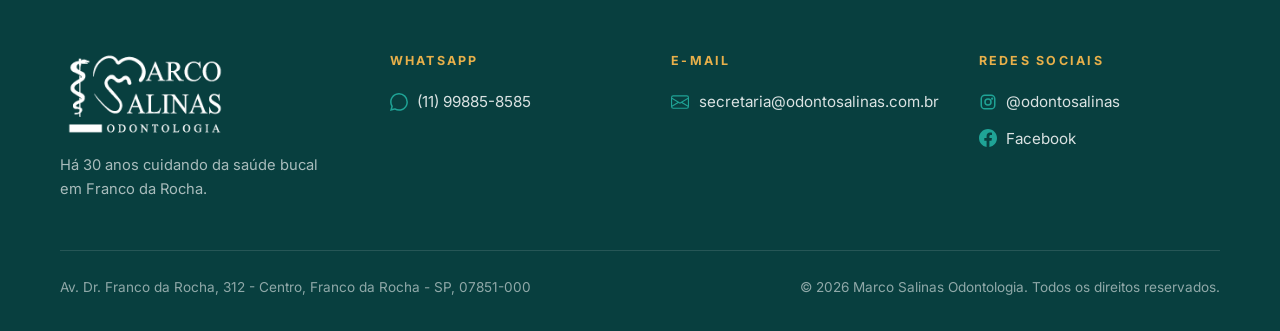
<file: tratamentos.html>
<!doctype html>
<html lang="pt-BR">
<head>
  <meta charset="UTF-8" />
  <meta name="viewport" content="width=device-width, initial-scale=1.0" />

  <title>Tratamentos Odontológicos em Franco da Rocha | Marco Salinas</title>

  <meta name="description" content="Conheça os tratamentos da Marco Salinas Odontologia em Franco da Rocha: implantes, clareamento, aparelho, canal, periodontia, acupuntura e muito mais. Agende sua avaliação!">

  <meta name="author" content="Marco Salinas Odontologia">
  <meta name="robots" content="index, follow">
  <meta name="language" content="Portuguese">
  <meta name="theme-color" content="#0f5c5c">

  <link rel="canonical" href="https://www.odontosalinas.com.br/tratamentos.html">
  <link rel="icon" type="image/png" sizes="96x96" href="assets/img/favicon.png" />

  <!-- Open Graph / Compartilhamento -->
  <meta property="og:locale" content="pt_BR">
  <meta property="og:type" content="website">
  <meta property="og:site_name" content="Marco Salinas Odontologia">
  <meta property="og:title" content="Tratamentos Odontológicos | Marco Salinas Odontologia">
  <meta property="og:description" content="Implantes dentários, clareamento, ortodontia, tratamento de canal, acupuntura e outras especialidades em Franco da Rocha. Conheça nossos tratamentos.">
  <meta property="og:url" content="https://www.odontosalinas.com.br/tratamentos.html">
  <meta property="og:image" content="https://www.odontosalinas.com.br/assets/img/dr_marco_salinas_1.jpeg">
  <meta property="og:image:alt" content="Dr. Marco Salinas - Marco Salinas Odontologia em Franco da Rocha">

  <!-- Dados estruturados: Clínica odontológica -->
  <script type="application/ld+json">
  {
    "@context": "https://schema.org",
    "@type": "Dentist",
    "name": "Clínica Marco Salinas",
    "alternateName": "Marco Salinas Odontologia",
    "url": "https://www.odontosalinas.com.br/",
    "logo": "https://www.odontosalinas.com.br/assets/img/favicon.png",
    "image": "https://www.odontosalinas.com.br/assets/img/dr_marco_salinas_1.jpeg",
    "description": "Clínica odontológica fundada em 1996, localizada em Franco da Rocha, São Paulo. Oferece tratamentos em diferentes especialidades odontológicas e terapias complementares.",
    "foundingDate": "1996",
    "telephone": "+5511998858585",
    "email": "secretaria@odontosalinas.com.br",
    "address": {
      "@type": "PostalAddress",
      "streetAddress": "Av. Dr. Franco da Rocha, 312",
      "addressLocality": "Franco da Rocha",
      "addressRegion": "SP",
      "postalCode": "07851-000",
      "addressCountry": "BR"
    },
    "employee": {
      "@type": "Person",
      "name": "Marco Antônio Lopez Salinas",
      "jobTitle": "Cirurgião-dentista",
      "identifier": "CROSP 52.954"
    },
    "sameAs": [
      "https://www.instagram.com/odontosalinas/",
      "https://www.facebook.com/odontosalinas"
    ]
  }
  </script>

  <!-- Fontes -->
  <link rel="preconnect" href="https://fonts.googleapis.com">
  <link rel="preconnect" href="https://fonts.gstatic.com" crossorigin>
  <link href="https://fonts.googleapis.com/css2?family=Fraunces:opsz,wght@9..144,500;9..144,600;9..144,700&family=Inter:wght@400;500;600;700&display=swap" rel="stylesheet">

  <!-- CSS -->
  <link rel="stylesheet" href="assets/css/tratamentos/tratamentos.css">

</head>
  <body>
    <!-- HEADER -->
    <header id="topo">
      <nav aria-label="Navegação principal">
        <a href="index.html#hero" class="logo" aria-label="Início">
          <img
            src="assets/img/logo_branco_png.webp"
            alt="Marco Salinas Odontologia"
            width="165"
          />
        </a>
        <button
          class="menu-toggle"
          aria-label="Abrir menu"
          aria-expanded="false"
          aria-controls="nav-links"
        >
          <span class="bar"></span><span class="bar"></span
          ><span class="bar"></span>
        </button>
        <ul class="nav-links" id="nav-links">
          <li><a href="index.html#servicos">SERVIÇOS</a></li>
          <li><a href="index.html#horarios">HORÁRIOS</a></li>
          <li><a href="index.html#localizacao">LOCALIZAÇÃO</a></li>
          <li><a href="index.html#equipe">EQUIPE</a></li>
          <li><a href="index.html#contato">CONTATO</a></li>
          <li>
            <a
              class="nav-cta"
              href="https://wa.me/5511998858585"
              target="_blank"
              rel="noopener noreferrer"
              >AGENDAR</a
            >
          </li>
        </ul>
      </nav>
    </header>

    <main>
      <section class="page-hero">
        <div class="container">
          <span class="eyebrow">Marco Salinas Odontologia</span>
          <h1>
            Tratamentos para cuidar do seu sorriso em todas as fases da vida
          </h1>
          <p>
            Conheça nossas áreas de atuação, entenda como cada tratamento
            funciona e descubra quando procurar uma avaliação odontológica.
          </p>
          <div class="breadcrumb">
            <a href="index.html">Início</a> &nbsp;/&nbsp; Tratamentos
          </div>
        </div>
      </section>

      <section class="intro">
        <div class="container">
          <div class="intro-grid">
            <div>
              <span class="eyebrow">Conheça nossas especialidades</span>
              <h2 class="titulo">Informação para escolher com consciência</h2>
              <p class="subtitulo">
                Cada tratamento tem objetivos, indicações e cuidados próprios.
                Reunimos informações para ajudar você a compreender as
                possibilidades, reconhecer sinais de atenção e conversar com o
                dentista sobre suas necessidades.
              </p>
            </div>
            <aside class="intro-note">
              <strong>Qual tratamento é indicado para mim?</strong>
              <p>
                A indicação depende de uma avaliação individual. Sintomas
                semelhantes podem ter causas diferentes, por isso o diagnóstico
                profissional é essencial antes de iniciar qualquer procedimento.
              </p>
            </aside>
          </div>
          <nav class="quick-nav" aria-label="Atalhos para especialidades">
            <a href="#reabilitacao">Reabilitação e estética</a>
            <a href="#cirurgia">Cirurgia e canal</a>
            <a href="#gengiva">Gengiva e ortodontia</a>
            <a href="#funcao">Dor, ronco e apneia</a>
            <a href="#tecnologias">Tecnologias</a>
            <a href="#complementares">Terapias complementares</a>
          </nav>
        </div>
      </section>

      <!-- REABILITAÇÃO E ESTÉTICA -->
      <section class="service-section" id="reabilitacao">
        <div class="container">
          <div class="section-heading">
            <span class="eyebrow">01 · Reabilitação e estética</span>
            <h2>Recupere a função e a harmonia do sorriso</h2>
            <p>
              Tratamentos voltados à substituição de dentes ausentes e à melhora
              da aparência dentária, sempre considerando a saúde e a preservação
              das estruturas naturais.
            </p>
          </div>
          <div class="service-grid">
            <article class="service-card reveal" id="implantes">
              <h3>Implantes dentários</h3>
              <p>
                Os implantes dentários são estruturas, geralmente feitas de
                titânio, instaladas no osso da mandíbula ou da maxila para
                substituir a raiz de um dente perdido. Após a integração ao
                osso, podem receber uma prótese que devolve parte importante da
                função mastigatória e da aparência do dente.
              </p>
              <p>
                Podem ser indicados para quem perdeu um ou mais dentes. O
                planejamento considera a saúde geral, a condição da gengiva, a
                quantidade e qualidade do osso e os objetivos do paciente. Em
                alguns casos, são necessários procedimentos prévios, como
                enxertos ósseos.
              </p>
              <h4>O que o tratamento pode proporcionar</h4>
              <ul>
                <li>Reposição de dentes ausentes;</li>
                <li>
                  Melhora da estabilidade em comparação com algumas próteses
                  removíveis;
                </li>
                <li>Recuperação da eficiência mastigatória;</li>
                <li>Reabilitação da estética e da fala, conforme o caso.</li>
              </ul>
              <p class="note">
                Nem toda pessoa é candidata imediata a implantes. A avaliação
                clínica e os exames de imagem ajudam a definir a possibilidade e
                o planejamento.
              </p>
            </article>

            <article class="service-card reveal" id="estetica-dental">
              <h3>Estética dental</h3>
              <p>
                A estética dental reúne procedimentos que buscam melhorar a
                aparência do sorriso, considerando formato, proporção, cor e
                harmonia entre dentes e gengivas. O plano pode incluir
                restaurações estéticas, correções de pequenas imperfeições e
                outros procedimentos indicados após avaliação.
              </p>
              <p>
                O objetivo não é criar um padrão único de sorriso, mas buscar um
                resultado compatível com as características de cada pessoa,
                preservando ao máximo a estrutura dentária saudável.
              </p>
              <h4>O que pode ser avaliado</h4>
              <ul>
                <li>Formato e proporção dos dentes;</li>
                <li>Espaços entre os dentes;</li>
                <li>
                  Dentes desgastados, fraturados ou com restaurações antigas;
                </li>
                <li>Harmonia entre dentes, gengiva e sorriso.</li>
              </ul>
              <p class="note">
                A técnica indicada depende da condição dos dentes. Nem toda
                alteração estética precisa de desgaste ou de procedimentos
                invasivos.
              </p>
            </article>

            <article class="service-card reveal" id="clareamento">
              <h3>Clareamento dental</h3>
              <p>
                O clareamento dental utiliza agentes clareadores para reduzir
                pigmentações e alterar a tonalidade dos dentes naturais. O
                escurecimento pode estar relacionado ao envelhecimento, a
                alimentos e bebidas pigmentados, ao tabagismo ou a alterações
                internas do dente.
              </p>
              <p>
                Existem técnicas realizadas no consultório e técnicas para uso
                em casa com acompanhamento do dentista. A escolha depende da
                avaliação da saúde bucal, da origem das manchas e das
                expectativas do paciente.
              </p>
              <h4>Informações importantes</h4>
              <ul>
                <li>
                  Pode ocorrer sensibilidade temporária durante ou após o
                  clareamento;
                </li>
                <li>
                  Restaurações, coroas e próteses não clareiam como os dentes
                  naturais;
                </li>
                <li>O resultado e sua duração variam de pessoa para pessoa;</li>
                <li>
                  Produtos clareadores devem ser utilizados com orientação
                  profissional.
                </li>
              </ul>
              <p class="note">
                Antes de clarear, é importante verificar a presença de cáries,
                infiltrações, trincas ou inflamações gengivais.
              </p>
            </article>
          </div>
        </div>
      </section>

      <!-- CIRURGIA E ENDODONTIA -->
      <section class="service-section" id="cirurgia">
        <div class="container">
          <div class="section-heading">
            <span class="eyebrow"
              >02 · Tratamentos invasivos e estruturais</span
            >
            <h2>Cuidados para tratar alterações e preservar os dentes</h2>
            <p>
              Procedimentos que tratam problemas em dentes e estruturas da boca,
              com planejamento individual e atenção à recuperação.
            </p>
          </div>
          <div class="service-grid">
            <article class="service-card reveal" id="cirurgia-oral">
              <h3>Cirurgia oral</h3>
              <p>
                A cirurgia oral engloba procedimentos realizados na boca e em
                estruturas relacionadas para tratar alterações, remover dentes
                sem possibilidade de recuperação ou preparar a região para
                outros tratamentos.
              </p>
              <p>
                Entre os procedimentos que podem fazer parte dessa área estão
                extrações dentárias, remoção de dentes inclusos ou parcialmente
                erupcionados e intervenções em tecidos da cavidade oral. A
                necessidade de cada procedimento é definida após exame clínico
                e, quando indicado, exames de imagem.
              </p>
              <h4>Quando pode ser indicada</h4>
              <ul>
                <li>
                  Dentes muito comprometidos e sem possibilidade de restauração;
                </li>
                <li>
                  Dentes do siso que causam problemas ou apresentam indicação de
                  remoção;
                </li>
                <li>Dentes inclusos ou parcialmente erupcionados;</li>
                <li>Alterações na cavidade oral que exigem intervenção;</li>
                <li>
                  Preparação para determinados tratamentos reabilitadores.
                </li>
              </ul>
              <p class="note">
                Nem todo dente do siso precisa ser removido. A decisão considera
                a posição, os sintomas, os riscos e a avaliação profissional.
              </p>
            </article>

            <article class="service-card reveal" id="endodontia">
              <h3>Endodontia (tratamento de canal)</h3>
              <p>
                A endodontia é a especialidade que trata problemas na polpa
                dentária, tecido localizado no interior do dente e que contém
                nervos e vasos sanguíneos. Cáries profundas, fraturas e
                traumatismos podem causar inflamação ou infecção nessa região.
              </p>
              <p>
                No tratamento de canal, o profissional remove a polpa
                comprometida, limpa e desinfeta o sistema de canais e depois
                realiza seu preenchimento e selamento. O objetivo é controlar a
                infecção e preservar o dente natural sempre que possível.
              </p>
              <h4>Quando pode ser necessário</h4>
              <ul>
                <li>Dor espontânea ou persistente;</li>
                <li>Cárie profunda que atingiu a polpa;</li>
                <li>Infecção ou alteração na região da raiz;</li>
                <li>Traumatismo que comprometeu a polpa;</li>
                <li>Alterações identificadas em avaliação e exames.</li>
              </ul>
              <p class="note">
                Nem toda dor de dente significa necessidade de canal. O
                diagnóstico depende de testes clínicos e exames complementares.
              </p>
            </article>
          </div>
        </div>
      </section>

      <!-- GENGIVA, ORTODONTIA E INFÂNCIA -->
      <section class="service-section" id="gengiva">
        <div class="container">
          <div class="section-heading">
            <span class="eyebrow">03 · Gengiva, alinhamento e crescimento</span>
            <h2>Saúde bucal em cada etapa do desenvolvimento</h2>
            <p>
              Da prevenção de doenças gengivais ao acompanhamento do crescimento
              dos dentes e à correção da mordida.
            </p>
          </div>
          <div class="service-grid">
            <article class="service-card reveal" id="periodontia">
              <h3>Periodontia (tratamento da gengiva)</h3>
              <p>
                A periodontia cuida dos tecidos que sustentam os dentes, como
                gengiva, ligamento periodontal e osso alveolar. O acúmulo de
                placa bacteriana pode provocar gengivite e, em alguns casos,
                evoluir para periodontite, que compromete os tecidos de
                sustentação.
              </p>
              <p>
                A gengivite costuma causar vermelhidão, inchaço e sangramento.
                Na periodontite, pode ocorrer perda óssea, retração gengival e
                mobilidade dos dentes. O tratamento busca controlar a infecção e
                preservar a saúde periodontal.
              </p>
              <h4>Sinais que merecem avaliação</h4>
              <ul>
                <li>Sangramento durante a escovação ou uso do fio dental;</li>
                <li>Gengiva inchada, avermelhada ou sensível;</li>
                <li>Mau hálito persistente;</li>
                <li>Retração da gengiva;</li>
                <li>Alteração na posição ou mobilidade dos dentes.</li>
              </ul>
              <p class="note">
                A ausência de dor não significa ausência de doença periodontal.
                Consultas e cuidados preventivos ajudam na identificação
                precoce.
              </p>
            </article>

            <article class="service-card reveal" id="ortodontia">
              <h3>Ortodontia (aparelhos dentários)</h3>
              <p>
                A ortodontia diagnostica, previne e corrige alterações no
                posicionamento dos dentes e na relação entre as arcadas. Dentes
                desalinhados e problemas de mordida podem dificultar a
                higienização, afetar a mastigação e favorecer desgastes.
              </p>
              <p>
                O tratamento utiliza aparelhos que aplicam forças leves e
                controladas para movimentar os dentes gradualmente. Existem
                diferentes tipos de aparelhos; a escolha depende da idade, da
                condição bucal e do planejamento ortodôntico.
              </p>
              <h4>A ortodontia pode ajudar a</h4>
              <ul>
                <li>Corrigir dentes apinhados ou desalinhados;</li>
                <li>Fechar espaços entre os dentes;</li>
                <li>Tratar determinadas alterações da mordida;</li>
                <li>Melhorar a distribuição das forças mastigatórias;</li>
                <li>Facilitar a higiene em áreas de difícil acesso.</li>
              </ul>
              <p class="note">
                O tempo de tratamento varia conforme a complexidade do caso e a
                colaboração do paciente. A contenção após o tratamento ajuda a
                manter os resultados.
              </p>
            </article>

            <article class="service-card reveal" id="odontopediatria">
              <h3>Odontopediatria</h3>
              <p>
                A odontopediatria é a área dedicada à saúde bucal de bebês,
                crianças e adolescentes. O acompanhamento permite observar o
                nascimento dos dentes, prevenir cáries, orientar hábitos e
                identificar alterações no desenvolvimento da dentição e das
                arcadas.
              </p>
              <p>
                As consultas também ajudam a criança a se familiarizar com o
                ambiente odontológico e a desenvolver hábitos de higiene desde
                cedo. A primeira avaliação deve acontecer ainda na primeira
                infância, conforme orientação odontológica.
              </p>
              <h4>O acompanhamento pode incluir</h4>
              <ul>
                <li>Avaliação dos primeiros dentes;</li>
                <li>Prevenção e tratamento de cáries;</li>
                <li>Orientações de escovação e higiene;</li>
                <li>Uso de flúor quando indicado;</li>
                <li>Acompanhamento da troca dos dentes de leite;</li>
                <li>
                  Identificação de alterações no desenvolvimento da arcada.
                </li>
              </ul>
              <p class="note">
                Os dentes de leite também precisam de cuidados: eles participam
                da mastigação, da fala e da manutenção de espaço para os dentes
                permanentes.
              </p>
            </article>
          </div>
        </div>
      </section>

      <!-- DOR, RONCO E APNEIA -->
      <section class="service-section" id="funcao">
        <div class="container">
          <div class="section-heading">
            <span class="eyebrow">04 · Funções orais e distúrbios</span>
            <h2>Atenção à dor, à mastigação e à qualidade do sono</h2>
            <p>
              Alterações musculares, articulares e respiratórias podem afetar
              atividades cotidianas. Identificar a origem dos sintomas é o
              primeiro passo para definir o cuidado adequado.
            </p>
          </div>
          <div class="service-grid">
            <article class="service-card reveal" id="dor-orofacial">
              <h3>Dor orofacial</h3>
              <p>
                Dor orofacial é o termo utilizado para dores que atingem a boca,
                os dentes, a mandíbula, os músculos da face e estruturas
                relacionadas. As causas são variadas e podem incluir alterações
                musculares, disfunções temporomandibulares (DTM), problemas
                dentários, traumas e outras condições.
              </p>
              <p>
                A avaliação procura identificar a origem da dor, sua duração, os
                fatores que pioram ou aliviam os sintomas e a necessidade de
                exames ou encaminhamento para outros profissionais.
              </p>
              <h4>Sintomas que podem ocorrer</h4>
              <ul>
                <li>Dor na mandíbula ou próximo aos ouvidos;</li>
                <li>Dificuldade ou desconforto ao abrir a boca;</li>
                <li>Estalos acompanhados ou não de dor;</li>
                <li>Cansaço nos músculos da face;</li>
                <li>Dores nas têmporas ou durante a mastigação;</li>
                <li>
                  Desconforto associado ao apertamento ou ranger dos dentes.
                </li>
              </ul>
              <p class="note">
                Estalos na mandíbula sem dor são relativamente comuns e não
                significam, isoladamente, que exista uma doença. O conjunto dos
                sintomas orienta a avaliação.
              </p>
            </article>

            <article class="service-card reveal" id="ronco-apneia">
              <h3>Tratamento para ronco e apneia do sono</h3>
              <p>
                O ronco ocorre quando o fluxo de ar provoca vibração nos tecidos
                da garganta durante o sono. Já a apneia obstrutiva do sono
                envolve episódios repetidos de redução ou interrupção da
                passagem de ar, podendo prejudicar a qualidade do sono e a
                oxigenação.
              </p>
              <p>
                Em pacientes selecionados, dispositivos intraorais
                confeccionados e ajustados por profissional capacitado podem
                posicionar a mandíbula de forma a favorecer a passagem de ar. A
                indicação depende de diagnóstico e avaliação individual.
              </p>
              <h4>Sinais de atenção</h4>
              <ul>
                <li>Ronco frequente e intenso;</li>
                <li>Pausas respiratórias percebidas por outra pessoa;</li>
                <li>Despertares frequentes durante a noite;</li>
                <li>Sonolência ou cansaço durante o dia;</li>
                <li>Sono não reparador e dificuldade de concentração.</li>
              </ul>
              <p class="note">
                A suspeita de apneia exige avaliação médica. O aparelho
                intraoral não é adequado para todos os casos e não deve
                substituir exames ou tratamentos prescritos.
              </p>
            </article>
          </div>
        </div>
      </section>

      <!-- TECNOLOGIAS -->
      <section class="service-section" id="tecnologias">
        <div class="container">
          <div class="section-heading">
            <span class="eyebrow">05 · Tecnologias e suporte clínico</span>
            <h2>Recursos que podem complementar o atendimento</h2>
            <p>
              Determinadas tecnologias auxiliam o cuidado odontológico quando
              existe indicação. Seu uso deve fazer parte de um plano clínico, e
              não ser apresentado como substituto do tratamento necessário.
            </p>
          </div>
          <div class="service-grid">
            <article class="service-card reveal" id="laserterapia">
              <h3>Laserterapia</h3>
              <p>
                A laserterapia utiliza luz em comprimentos de onda específicos
                para produzir efeitos nos tecidos. Na odontologia, determinados
                tipos de laser podem ser empregados como recurso complementar em
                situações selecionadas, conforme a avaliação profissional.
              </p>
              <p>
                Dependendo da indicação e do equipamento, pode auxiliar na
                modulação da dor e da inflamação e no processo de reparação
                tecidual. As aplicações e os resultados variam de acordo com a
                condição tratada.
              </p>
              <h4>Possíveis aplicações complementares</h4>
              <ul>
                <li>Algumas lesões da mucosa oral, conforme indicação;</li>
                <li>Desconfortos e dores em situações específicas;</li>
                <li>Suporte à recuperação após determinados procedimentos;</li>
                <li>Alguns quadros de sensibilidade ou inflamação.</li>
              </ul>
              <p class="note">
                Laserterapia não é um tratamento universal e não substitui
                medicamentos, procedimentos ou outras terapias quando estes são
                necessários.
              </p>
            </article>

            <article class="service-card reveal" id="sedacao">
              <h3>Sedação com óxido nitroso</h3>
              <p>
                A sedação com óxido nitroso, conhecido popularmente como gás do
                riso, é uma técnica de sedação inalatória que pode ajudar a
                reduzir a ansiedade e aumentar o conforto durante determinados
                procedimentos odontológicos.
              </p>
              <p>
                O gás é administrado por uma máscara nasal, em concentrações
                controladas. Em geral, o paciente permanece consciente, consegue
                responder às orientações e mantém seus reflexos de proteção,
                embora possa sentir relaxamento.
              </p>
              <h4>Quando pode ser considerada</h4>
              <ul>
                <li>
                  Ansiedade ou medo relacionados ao atendimento odontológico;
                </li>
                <li>Dificuldade de tolerar determinados procedimentos;</li>
                <li>
                  Necessidade de melhorar o conforto durante o tratamento;
                </li>
                <li>
                  Alguns atendimentos de crianças e adultos, após avaliação.
                </li>
              </ul>
              <p class="note">
                A técnica exige avaliação prévia, profissional habilitado,
                equipamentos adequados e monitoramento durante o atendimento.
                Não é indicada para todas as pessoas.
              </p>
            </article>
          </div>
        </div>
      </section>

      <!-- TERAPIAS COMPLEMENTARES -->
      <section class="service-section" id="complementares">
        <div class="container">
          <div class="section-heading">
            <span class="eyebrow">06 · Terapias complementares</span>
            <h2>Abordagens complementares com avaliação individual</h2>
            <p>
              Estas práticas podem ser consideradas em contextos específicos,
              mas precisam ser apresentadas com clareza quanto às evidências
              disponíveis e não substituem tratamentos convencionais
              comprovados.
            </p>
          </div>
          <div class="service-grid">
            <article class="service-card reveal" id="acupuntura">
              <h3>Acupuntura</h3>
              <p>
                A acupuntura é uma prática terapêutica que utiliza a estimulação
                de pontos específicos do corpo, tradicionalmente com agulhas
                finas. Há estudos sobre seu uso no manejo de alguns tipos de
                dor, embora a qualidade das evidências varie conforme a condição
                e o protocolo utilizado.
              </p>
              <p>
                Na área odontológica, pode ser considerada como recurso
                complementar em determinados quadros de dor e tensão muscular,
                sempre após avaliação e sem deixar de investigar a causa dos
                sintomas.
              </p>
              <h4>Possíveis contextos de uso complementar</h4>
              <ul>
                <li>Algumas condições de dor orofacial;</li>
                <li>Tensão e desconforto muscular;</li>
                <li>Determinados quadros dolorosos, conforme avaliação;</li>
                <li>Outras situações em que haja indicação profissional.</li>
              </ul>
              <p class="note">
                A acupuntura não substitui o diagnóstico odontológico ou médico
                nem tratamentos necessários. A indicação deve considerar os
                benefícios esperados, riscos e condições individuais.
              </p>
            </article>

            <article class="service-card reveal" id="ozonioterapia">
              <h3>Ozonioterapia</h3>
              <p>
                A ozonioterapia utiliza ozônio — uma forma de oxigênio composta
                por três átomos — em aplicações propostas para diferentes
                finalidades terapêuticas. Na odontologia, há pesquisas sobre seu
                potencial antimicrobiano em contextos específicos.
              </p>
              <p>
                Entretanto, a quantidade e a qualidade das evidências clínicas
                variam conforme a aplicação. Por isso, não deve ser apresentada
                como substituta de procedimentos odontológicos convencionais
                cuja eficácia esteja estabelecida.
              </p>
              <h4>O que considerar</h4>
              <ul>
                <li>
                  A indicação deve ser específica e explicada ao paciente;
                </li>
                <li>
                  O profissional deve esclarecer os limites das evidências
                  disponíveis;
                </li>
                <li>
                  O método não deve atrasar ou substituir tratamentos
                  comprovados;
                </li>
                <li>
                  Benefícios não podem ser generalizados para todas as doenças.
                </li>
              </ul>
              <p class="note">
                A segurança depende da forma de aplicação, dos equipamentos e do
                protocolo. Ozônio não deve ser inalado.
              </p>
            </article>

            <article class="service-card reveal" id="ortomolecular">
              <h3>Terapia ortomolecular</h3>
              <p>
                A expressão terapia ortomolecular é utilizada para descrever
                abordagens que buscam avaliar nutrientes e outras substâncias do
                organismo. É importante distinguir a investigação de
                deficiências nutricionais — que pode ter indicação clínica — de
                promessas amplas de correção de desequilíbrios sem comprovação
                adequada.
              </p>
              <p>
                Quando existe suspeita de deficiência de vitaminas ou minerais,
                a avaliação deve considerar histórico, alimentação, sintomas e
                exames pertinentes. A suplementação só deve ser feita quando
                houver indicação, com dose e acompanhamento adequados.
              </p>
              <h4>Cuidados importantes</h4>
              <ul>
                <li>Suplementos não são necessários para todas as pessoas;</li>
                <li>
                  Excesso de vitaminas e minerais também pode causar danos;
                </li>
                <li>
                  Exames devem ser solicitados conforme necessidade clínica;
                </li>
                <li>
                  A abordagem não substitui acompanhamento médico ou tratamentos
                  comprovados.
                </li>
              </ul>
              <p class="note">
                A expressão “terapia ortomolecular” não representa, por si só,
                uma especialidade médica ou odontológica reconhecida. As
                intervenções oferecidas precisam ser descritas com precisão e
                respaldo científico.
              </p>
            </article>
          </div>
        </div>
      </section>

      <section class="final-cta">
        <div class="container">
          <span class="eyebrow">Marco Salinas Odontologia</span>
          <h2>Seu cuidado começa com uma avaliação</h2>
          <p>
            Cada pessoa tem necessidades diferentes. Converse com a equipe,
            esclareça suas dúvidas e descubra quais opções podem ser adequadas
            ao seu caso.
          </p>
          <a
            class="btn"
            href="https://wa.me/5511998858585"
            target="_blank"
            rel="noopener noreferrer"
            >Agendar pelo WhatsApp</a
          >
        </div>
      </section>
    </main>

    <!-- FOOTER -->
    <footer>
      <div class="container">
        <div class="foot-grid" id="contato">
          <div class="foot-brand">
            <img
              src="assets/img/logo_branco_png.webp"
              alt="Logo Marco Salinas Odontologia"
              loading="lazy"
            />
            <p>Há 30 anos cuidando da saúde bucal em Franco da Rocha.</p>
          </div>
          <div class="foot-col">
            <h4>WhatsApp</h4>
            <a
              href="https://wa.me/5511998858585"
              target="_blank"
              rel="noopener noreferrer"
            >
              <svg viewBox="0 0 16 16" fill="currentColor" aria-hidden="true">
                <path
                  d="M13.601 2.326A7.85 7.85 0 0 0 7.994 0C3.627 0 .068 3.558.064 7.926c0 1.399.366 2.76 1.057 3.965L0 16l4.204-1.102a7.9 7.9 0 0 0 3.79.965h.004c4.368 0 7.926-3.558 7.93-7.93A7.9 7.9 0 0 0 13.6 2.326zM7.994 14.521a6.6 6.6 0 0 1-3.356-.92l-.24-.144-2.494.654.666-2.433-.156-.251a6.56 6.56 0 0 1-1.007-3.505c0-3.626 2.957-6.584 6.591-6.584a6.56 6.56 0 0 1 4.66 1.931 6.56 6.56 0 0 1 1.928 4.66c-.004 3.639-2.961 6.592-6.592 6.592"
                />
              </svg>
              (11) 99885-8585
            </a>
          </div>
          <div class="foot-col">
            <h4>E-mail</h4>
            <a href="mailto:secretaria@odontosalinas.com.br">
              <svg viewBox="0 0 16 16" fill="currentColor" aria-hidden="true">
                <path
                  d="M0 4a2 2 0 0 1 2-2h12a2 2 0 0 1 2 2v8a2 2 0 0 1-2 2H2a2 2 0 0 1-2-2zm2-1a1 1 0 0 0-1 1v.217l7 4.2 7-4.2V4a1 1 0 0 0-1-1zm13 2.383-4.708 2.825L15 11.105zm-.034 6.876-5.64-3.471L8 9.583l-1.326-.795-5.64 3.47A1 1 0 0 0 2 13h12a1 1 0 0 0 .966-.741M1 11.105l4.708-2.897L1 5.383z"
                />
              </svg>
              secretaria@odontosalinas.com.br
            </a>
          </div>
          <div class="foot-col">
            <h4>Redes sociais</h4>
            <a
              href="https://www.instagram.com/odontosalinas/"
              target="_blank"
              rel="noopener noreferrer"
              aria-label="Instagram do Marco Salinas"
            >
              <svg viewBox="0 0 24 24" fill="currentColor" aria-hidden="true">
                <path
                  d="M7.8 2h8.4A5.8 5.8 0 0 1 22 7.8v8.4a5.8 5.8 0 0 1-5.8 5.8H7.8A5.8 5.8 0 0 1 2 16.2V7.8A5.8 5.8 0 0 1 7.8 2zm0 2A3.8 3.8 0 0 0 4 7.8v8.4A3.8 3.8 0 0 0 7.8 20h8.4a3.8 3.8 0 0 0 3.8-3.8V7.8A3.8 3.8 0 0 0 16.2 4H7.8zM12 7a5 5 0 1 1 0 10 5 5 0 0 1 0-10zm0 2a3 3 0 1 0 0 6 3 3 0 0 0 0-6zm5.5-3a1.5 1.5 0 1 1 0 3 1.5 1.5 0 0 1 0-3z"
                />
              </svg>
              @odontosalinas
            </a>
            <a
              href="https://www.facebook.com/odontosalinas"
              target="_blank"
              rel="noopener noreferrer"
            >
              <svg viewBox="0 0 16 16" fill="currentColor" aria-hidden="true">
                <path
                  d="M16 8.049c0-4.446-3.582-8.05-8-8.05C3.58 0-.002 3.603-.002 8.05c0 4.017 2.926 7.347 6.75 7.951v-5.625h-2.03V8.05H6.75V6.275c0-2.017 1.195-3.131 3.022-3.131.876 0 1.791.157 1.791.157v1.98h-1.009c-.993 0-1.303.621-1.303 1.258v1.51h2.218l-.354 2.326H9.25V16c3.824-.604 6.75-3.934 6.75-7.951"
                />
              </svg>
              Facebook
            </a>
          </div>
        </div>
        <div class="foot-bottom">
          <span
            >Av. Dr. Franco da Rocha, 312 - Centro, Franco da Rocha - SP,
            07851-000</span
          >
          <span
            >&copy; 2026 Marco Salinas Odontologia. Todos os direitos
            reservados.</span
          >
        </div>
      </div>
    </footer>

    <!-- AÇÕES FLUTUANTES -->
    <a
      id="whatsapp"
      href="https://wa.me/5511998858585"
      target="_blank"
      rel="noopener noreferrer"
      aria-label="Falar no WhatsApp"
    >
      <svg viewBox="0 0 16 16" fill="currentColor" aria-hidden="true">
        <path
          d="M13.601 2.326A7.85 7.85 0 0 0 7.994 0C3.627 0 .068 3.558.064 7.926c0 1.399.366 2.76 1.057 3.965L0 16l4.204-1.102a7.9 7.9 0 0 0 3.79.965h.004c4.368 0 7.926-3.558 7.93-7.93A7.9 7.9 0 0 0 13.6 2.326zM7.994 14.521a6.6 6.6 0 0 1-3.356-.92l-.24-.144-2.494.654.666-2.433-.156-.251a6.56 6.56 0 0 1-1.007-3.505c0-3.626 2.957-6.584 6.591-6.584a6.56 6.56 0 0 1 4.66 1.931 6.56 6.56 0 0 1 1.928 4.66c-.004 3.639-2.961 6.592-6.592 6.592m3.615-4.934c-.197-.099-1.17-.578-1.353-.646-.182-.065-.315-.099-.445.099-.133.197-.513.646-.627.775-.114.133-.232.148-.43.05-.197-.1-.836-.308-1.592-.985-.59-.525-.985-1.175-1.103-1.372-.114-.198-.011-.304.088-.403.087-.088.197-.232.296-.346.1-.114.133-.198.198-.33.065-.134.034-.248-.015-.347-.05-.099-.445-1.076-.612-1.47-.16-.389-.323-.335-.445-.34-.114-.007-.247-.007-.38-.007a.73.73 0 0 0-.529.247c-.182.198-.691.677-.691 1.654s.71 1.916.81 2.049c.098.133 1.394 2.132 3.383 2.992.47.205.84.326 1.129.418.475.152.904.129 1.246.08.38-.058 1.171-.48 1.338-.943.164-.464.164-.86.114-.943-.049-.084-.182-.133-.38-.232"
        />
      </svg>
    </a>
    <button id="btn-scroll-top" aria-label="Voltar ao topo">
      <svg
        viewBox="0 0 24 24"
        fill="none"
        stroke="currentColor"
        stroke-width="2.4"
        stroke-linecap="round"
        stroke-linejoin="round"
      >
        <path d="m18 15-6-6-6 6" />
      </svg>
    </button>

    <script src="assets/js/services.js"></script>
  </body>
</html>
</file>
<file: assets/css/index/index.css>
@import url("buttons.css");
@import url("finalCta.css");
@import url("hero.css");
@import url("howToSchedule.css");
@import url("location.css");
@import url("numbers.css");
@import url("schedules.css");
@import url("sections.css");
@import url("services.css");
@import url("team.css");

@import url("../global/global.css");


/* ---------- Responsivo ---------- */
@media (max-width: 1024px) {
  .team-grid {
    grid-template-columns: repeat(2, 1fr);
  }
  .grid-servicos {
    grid-template-columns: repeat(2, 1fr);
  }
  .foot-grid {
    grid-template-columns: 1fr 1fr;
  }
}
@media (max-width: 860px) {
  .menu-toggle {
    display: flex;
  }
  header.scrolled {
    backdrop-filter: none;
  }
  .nav-links {
    position: fixed;
    inset: 0 0 0 auto;
    width: min(320px, 82vw);
    flex-direction: column;
    justify-content: center;
    gap: 2rem;
    background: var(--teal-900);
    transform: translateX(100%);
    transition: transform 0.35s;
    box-shadow: -20px 0 40px rgba(0, 0, 0, 0.3);
  }
  .nav-links.open {
    transform: none;
  }
  .menu-toggle {
    position: relative;
    z-index: 120;
  }
  .hero-grid {
    grid-template-columns: 1fr;
    text-align: center;
    gap: 2.5rem;
  }
  #hero p.lead {
    margin-inline: auto;
  }
  .hero-actions {
    justify-content: center;
  }
  .hero-card {
    max-width: 340px;
    margin-inline: auto;
  }
  .hero-tag {
    left: -10px;
  }
  .stats-grid {
    grid-template-columns: repeat(2, 1fr);
    row-gap: 1.2rem;
  }
  .stat:nth-child(2) {
    border-right: 0;
  }
  .about-grid,
  .loc-grid,
  .card-horarios {
    grid-template-columns: 1fr;
  }
  .about-media::before {
    display: none;
  }
  .steps {
    grid-template-columns: 1fr;
    gap: 2.2rem;
  }
  .step:not(:last-child)::after {
    display: none;
  }
  section {
    padding: 4.5rem 0;
  }
}
@media (max-width: 600px) {
  .grid-servicos,
  .team-grid {
    grid-template-columns: 1fr;
  }
  .foot-grid {
    grid-template-columns: 1fr;
  }
  .stat strong {
    font-size: 2rem;
  }
  .scroll-hint {
    display: none;
  }
}
@media (prefers-reduced-motion: reduce) {
  * {
    animation: none !important;
    transition: none !important;
    scroll-behavior: auto !important;
  }
  .reveal {
    opacity: 1;
    transform: none;
  }
}
</file>
<file: old/assets/css/index/index.css>
@import url('../global/global.css');
@import url('partials/equipe.css');
@import url('partials/hero.css');
@import url('partials/servicos.css');
@import url('partials/contato.css');
@import url('partials/localizacao.css');
@import url('partials/horarios.css');
@import url('partials/header.css');

a {
    text-decoration: none;
}

body.no-scroll {
    overflow: hidden;
}

/* Botão de voltar ao topo */
#btn-scroll-top {
    position: fixed;
    bottom: 11rem;
    right: 3rem;
    background-color: var(--verde_azulado);
    border: none;
    border-radius: 50%;
    width: 7rem;
    height: 7rem;
    cursor: pointer;
    z-index: 1000;
    font-size: 6rem;
    display: none;
}

/* botão do whatsapp */
#whatsapp {
    position: fixed;
    bottom: 3rem;
    right: 3rem;
    background-color: var(--verde_claro);
    border: none;
    border-radius: 50%;
    width: 7rem;
    height: 7rem;
    cursor: pointer;
    z-index: 1000;
    display: flex;
    justify-content: center;
    align-items: center;
    transition: transform 0.3s ease, box-shadow 0.3s ease, background-color 0.3s ease;
    /* Animação de pulsação */
    animation: pulse-animation 2s infinite;
}

#whatsapp:hover {
    transform: scale(1.15) rotate(10deg);
    box-shadow: 0 0 20px rgba(37, 211, 102, 0.6); /* Brilho neon */
    background-color: #000;
}

@keyframes pulse-animation {
    0% { box-shadow: 0 0 0 0 rgba(37, 211, 102, 0.7); }
    70% { box-shadow: 0 0 0 15px rgba(37, 211, 102, 0); }
    100% { box-shadow: 0 0 0 0 rgba(37, 211, 102, 0); }
}

#whatsapp svg {
    fill: white;
    width: 4rem;
    height: 4rem;
    transition: transform 0.3s ease;
}

#whatsapp:hover svg {
    transform: scale(1.1);
}



@media (max-width:840px) {

  html {
    font-size: 50.5%;
    scroll-behavior: smooth;
  }

  #btn-scroll-top {
    width: 6rem;
    height: 6rem;
    bottom: 10rem;
  }

  #whatsapp {
    width: 6rem;
    height: 6rem;
  }

  #whatsapp svg {
    width: 3rem;
    height: 3rem;
  }

}
</file>
<file: assets/css/tratamentos/tratamentos.css>
@import '../global/global.css';
@import url("./hero.css");
@import url("./introduction.css");
@import url("./services.css");
@import url("./cta.css");
@import url("./responsividade.css");

/* ================= COMPONENTES GERAIS ================= */

.eyebrow {
  display: inline-block;
  color: var(--teal-600);
  font-size: 0.76rem;
  font-weight: 700;
  letter-spacing: 0.18em;
  text-transform: uppercase;
  margin-bottom: 0.8rem;
}

.titulo {
  font-family: var(--font-display);
  font-size: clamp(2.2rem, 5vw, 3.5rem);
  line-height: 1.08;
  color: var(--teal-900);
  font-weight: 500;
}

.subtitulo {
  max-width: 720px;
  color: var(--muted);
  font-size: 1.05rem;
  margin-top: 1rem;
}

.btn {
  display: inline-flex;
  align-items: center;
  justify-content: center;
  gap: 0.6rem;
  padding: 0.9rem 1.5rem;
  border-radius: 999px;
  font-weight: 700;
  transition:
    transform 0.25s,
    box-shadow 0.25s;
}

.btn:hover {
  transform: translateY(-3px);
  box-shadow: var(--shadow);
}

/* ================= ANIMAÇÕES ================= */

.reveal {
  opacity: 0;
  transform: translateY(18px);
  transition:
    opacity 0.65s,
    transform 0.65s;
}

.reveal.visible {
  opacity: 1;
  transform: translateY(0);
}
</file>
